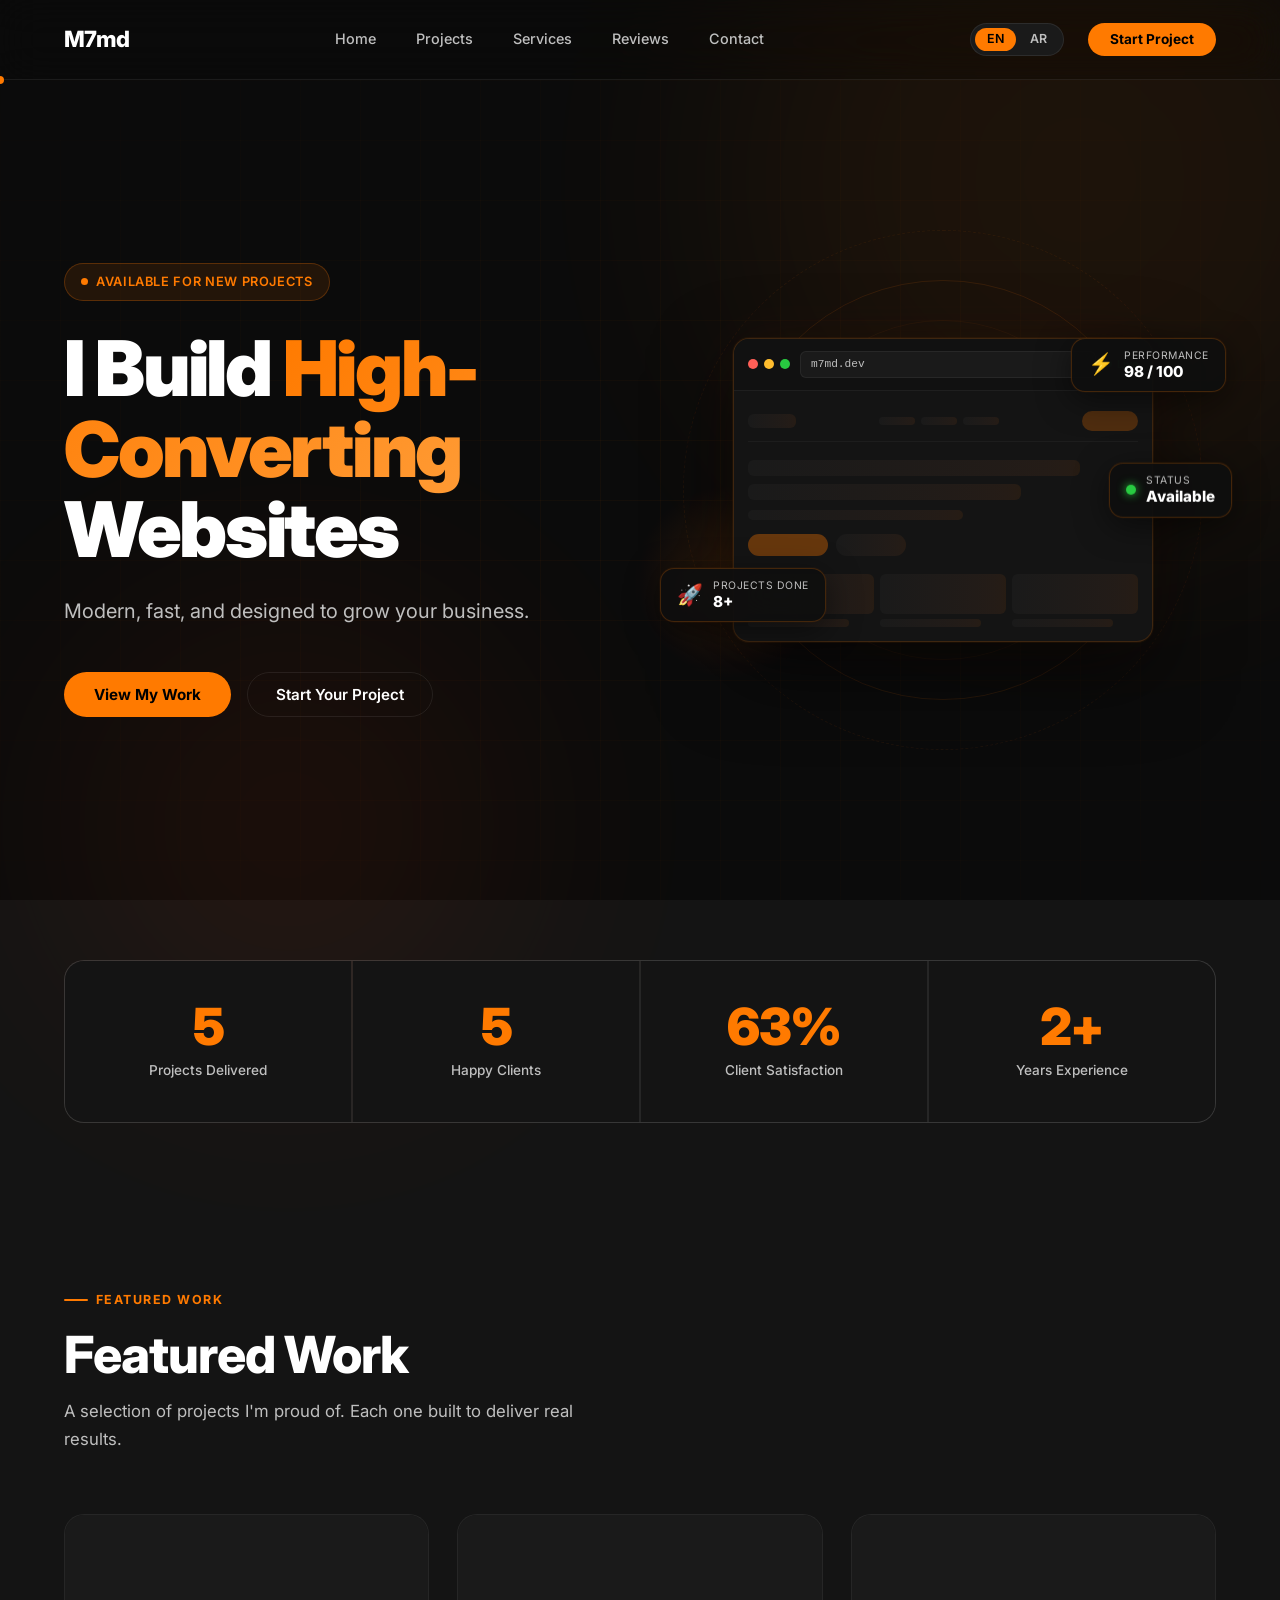
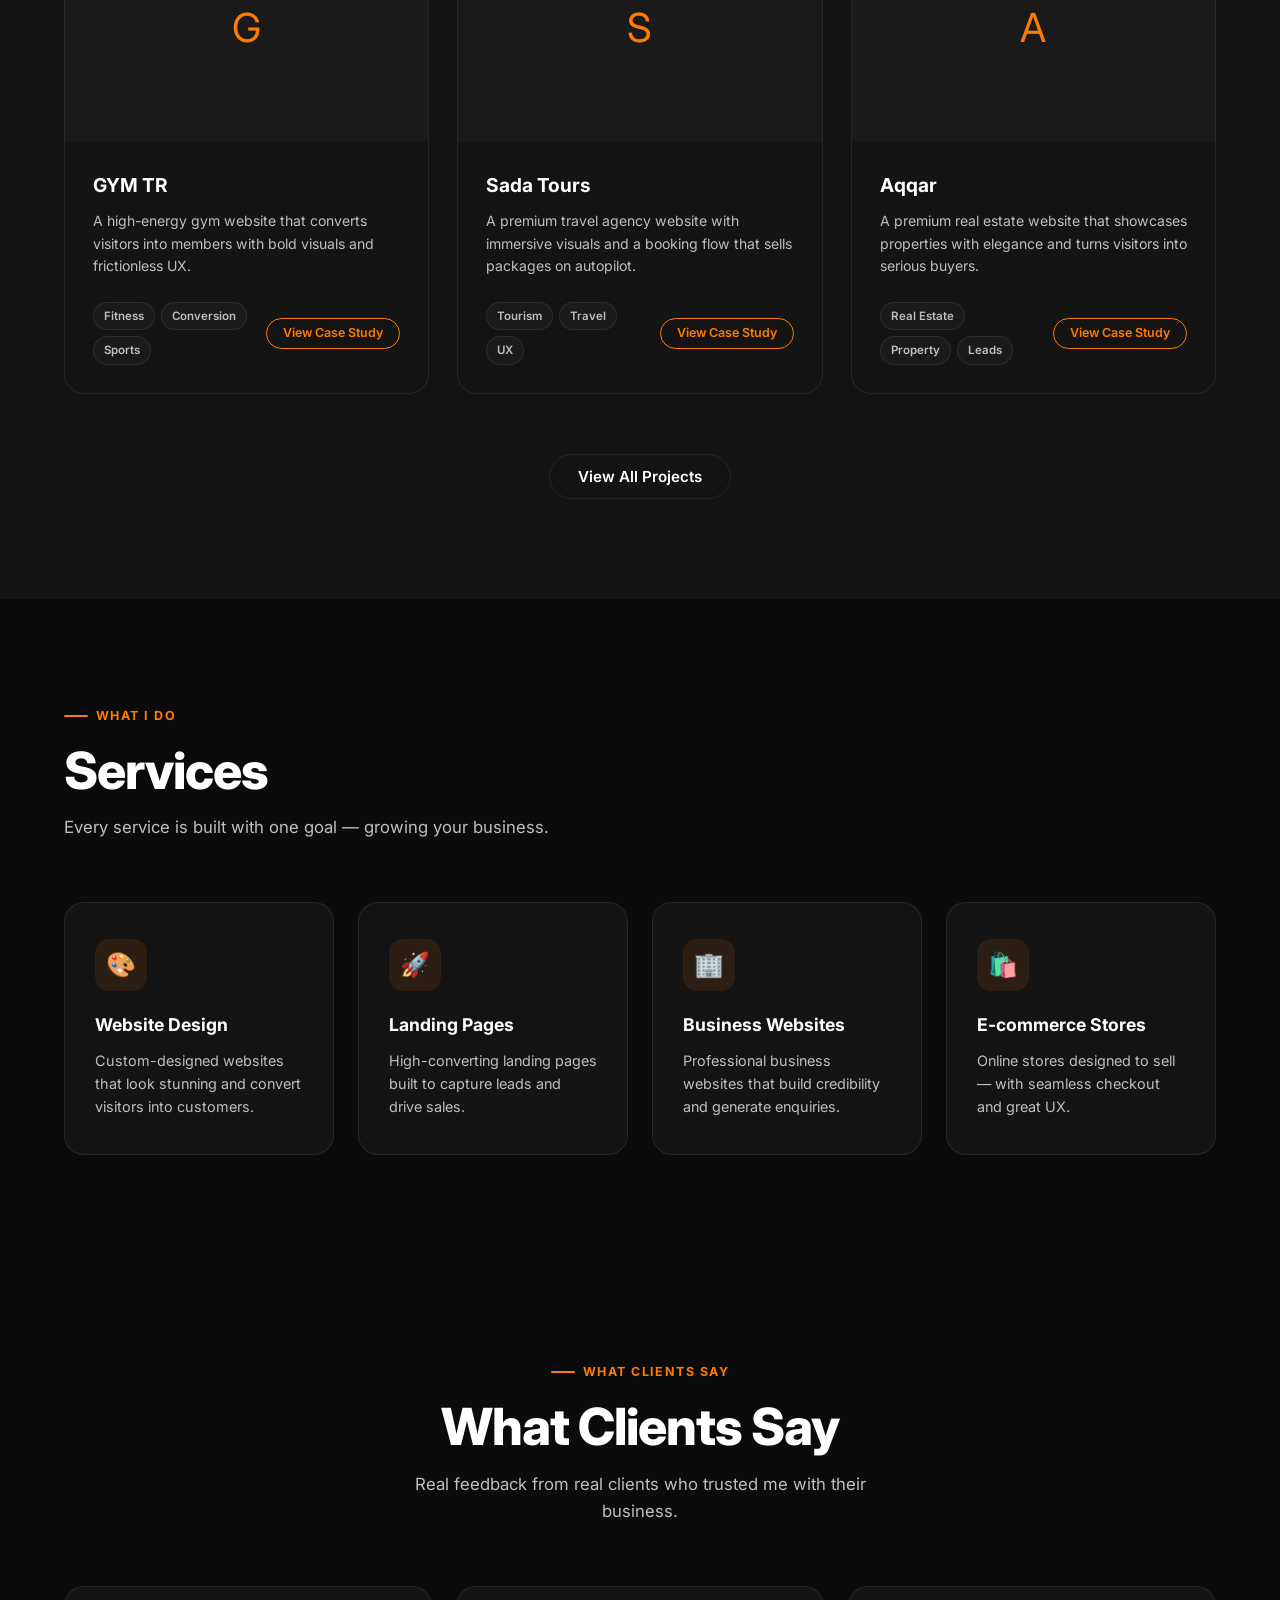
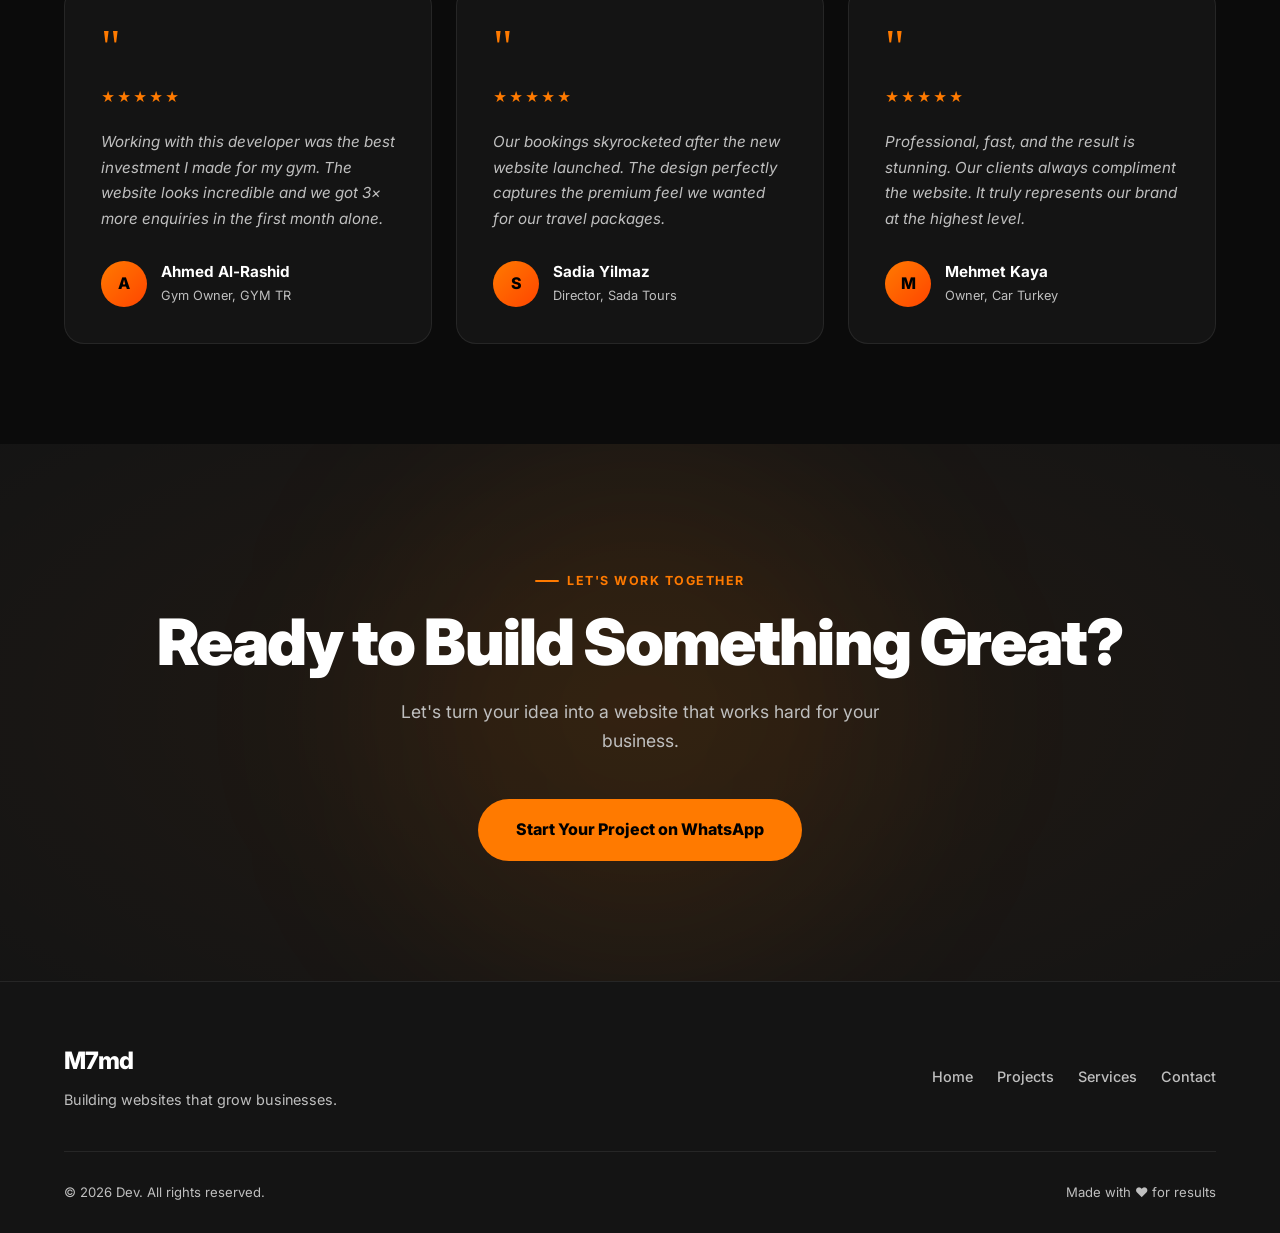
<file: index.html>
<!DOCTYPE html>
<html lang="en" dir="ltr">
<head>
  <meta charset="UTF-8" />
  <meta name="viewport" content="width=device-width, initial-scale=1.0" />
  <title>Web Developer Portfolio — High-Converting Websites</title>
  <meta name="description" content="Professional web developer building modern, fast, high-converting websites that grow your business." />

  <!-- Google Fonts -->
  <link rel="preconnect" href="https://fonts.googleapis.com" />
  <link rel="preconnect" href="https://fonts.gstatic.com" crossorigin />
  <link href="https://fonts.googleapis.com/css2?family=Inter:wght@400;500;600;700;800;900&family=Noto+Sans+Arabic:wght@400;500;600;700;800;900&display=swap" rel="stylesheet" />

  <link rel="stylesheet" href="css/style.css" />
</head>
<body>

<!-- Page Transition -->
<div class="page-transition" id="pageTransition"></div>

<!-- Custom Cursor -->
<div class="cursor-dot"  id="cursorDot"></div>
<div class="cursor-ring" id="cursorRing"></div>

<!-- Scroll To Top -->
<button class="scroll-top" id="scrollTop" aria-label="Scroll to top">
  <svg viewBox="0 0 24 24" fill="none" stroke="currentColor" stroke-width="2.5" stroke-linecap="round" stroke-linejoin="round">
    <polyline points="18 15 12 9 6 15"/>
  </svg>
</button>

<!-- Mobile Overlay -->
<div class="mobile-overlay" id="mobileOverlay"></div>

<!-- Mobile Menu -->
<div class="mobile-menu" id="mobileMenu" role="dialog" aria-modal="true" aria-label="Navigation menu">
  <div class="mobile-menu-header">
    <div class="mobile-menu-logo">M7md</div>
    <button class="mobile-close" id="mobileClose" aria-label="Close menu">&#x2715;</button>
  </div>
  <nav class="mobile-nav-links" id="mobileNavLinks">
    <a href="index.html"    data-key="navHome">Home</a>
    <a href="#projects"     data-key="navProjects">Projects</a>
    <a href="#services"     data-key="navServices">Services</a>
    <a href="#reviews"      data-key="navReviews">Reviews</a>
    <a href="#contact"      data-key="navContact">Contact</a>
  </nav>
  <div class="mobile-menu-footer">
    <div class="mobile-lang-toggle">
      <button class="mobile-lang-btn active" data-lang="en">EN</button>
      <button class="mobile-lang-btn"        data-lang="ar">AR</button>
    </div>
    <a href="https://wa.me/905355798871?text=Hi%2C%20I'm%20interested%20in%20your%20web%20development%20services."
       class="btn-mobile-cta" target="_blank" rel="noopener" data-key="navCta">
      Start Project
    </a>
  </div>
</div>

<!-- ===================== NAVBAR ===================== -->
<header class="navbar" id="navbar">
  <a href="index.html" class="nav-logo">M7md</a>

  <nav class="nav-links">
    <a href="index.html"  data-key="navHome">Home</a>
    <a href="#projects"   data-key="navProjects">Projects</a>
    <a href="#services"   data-key="navServices">Services</a>
    <a href="#reviews"    data-key="navReviews">Reviews</a>
    <a href="#contact"    data-key="navContact">Contact</a>
  </nav>

  <div class="nav-right">
<div class="lang-toggle">
      <button class="lang-btn active" data-lang="en">EN</button>
      <button class="lang-btn"        data-lang="ar">AR</button>
    </div>
    <a href="https://wa.me/905355798871?text=Hi%2C%20I'm%20interested%20in%20your%20web%20development%20services."
       class="btn-nav" target="_blank" rel="noopener" data-key="navCta">
      Start Project
    </a>
    <button class="hamburger" id="hamburger" aria-label="Open menu" aria-expanded="false">
      <span></span>
      <span></span>
      <span></span>
    </button>
  </div>
</header>

<!-- ===================== HERO ===================== -->
<section class="hero" id="home">
  <div class="hero-bg">
    <div class="hero-orb hero-orb-1"></div>
    <div class="hero-orb hero-orb-2"></div>
    <div class="hero-grid"></div>
  </div>

  <div class="hero-inner">

    <!-- LEFT: Text -->
    <div class="hero-content">
      <div class="hero-badge animate-in">
        <div class="hero-badge-dot"></div>
        <span data-key="heroBadge">Available for New Projects</span>
      </div>

      <h1 class="hero-title animate-in delay-1" id="heroTitle" data-html-key="heroTitle">
        I Build <span class="highlight">High-Converting</span> Websites
      </h1>

      <p class="hero-subtitle animate-in delay-2" data-key="heroSubtitle">
        Modern, fast, and designed to grow your business.
      </p>

      <div class="hero-actions animate-in delay-3">
        <a href="#projects" class="btn-primary" data-key="heroBtnWork">
          View My Work
          <svg width="16" height="16" viewBox="0 0 24 24" fill="none" stroke="currentColor" stroke-width="2.5" stroke-linecap="round" stroke-linejoin="round"><path d="M5 12h14M12 5l7 7-7 7"/></svg>
        </a>
        <a href="https://wa.me/905355798871?text=Hi%2C%20I'm%20interested%20in%20starting%20a%20project."
           class="btn-secondary" target="_blank" rel="noopener" data-key="heroBtnStart">
          <svg width="18" height="18" viewBox="0 0 24 24" fill="currentColor"><path d="M17.472 14.382c-.297-.149-1.758-.867-2.03-.967-.273-.099-.471-.148-.67.15-.197.297-.767.966-.94 1.164-.173.199-.347.223-.644.075-.297-.15-1.255-.463-2.39-1.475-.883-.788-1.48-1.761-1.653-2.059-.173-.297-.018-.458.13-.606.134-.133.298-.347.446-.52.149-.174.198-.298.298-.497.099-.198.05-.371-.025-.52-.075-.149-.669-1.612-.916-2.207-.242-.579-.487-.5-.669-.51-.173-.008-.371-.01-.57-.01-.198 0-.52.074-.792.372-.272.297-1.04 1.016-1.04 2.479 0 1.462 1.065 2.875 1.213 3.074.149.198 2.096 3.2 5.077 4.487.709.306 1.262.489 1.694.625.712.227 1.36.195 1.871.118.571-.085 1.758-.719 2.006-1.413.248-.694.248-1.289.173-1.413-.074-.124-.272-.198-.57-.347m-5.421 7.403h-.004a9.87 9.87 0 01-5.031-1.378l-.361-.214-3.741.982.998-3.648-.235-.374a9.86 9.86 0 01-1.51-5.26c.001-5.45 4.436-9.884 9.888-9.884 2.64 0 5.122 1.03 6.988 2.898a9.825 9.825 0 012.893 6.994c-.003 5.45-4.437 9.884-9.885 9.884m8.413-18.297A11.815 11.815 0 0012.05 0C5.495 0 .16 5.335.157 11.892c0 2.096.547 4.142 1.588 5.945L.057 24l6.305-1.654a11.882 11.882 0 005.683 1.448h.005c6.554 0 11.89-5.335 11.893-11.893a11.821 11.821 0 00-3.48-8.413z"/></svg>
          Start Your Project
        </a>
      </div>
    </div>

    <!-- RIGHT: Cinematic visual animation -->
    <div class="hero-visual animate-in delay-2">

      <!-- Spinning orbit rings -->
      <div class="v-ring v-ring-1"></div>
      <div class="v-ring v-ring-2"></div>
      <div class="v-ring v-ring-3"></div>

      <!-- Main browser mockup -->
      <div class="v-browser">
        <div class="v-browser-bar">
          <div class="v-dots"><span></span><span></span><span></span></div>
          <div class="v-url">m7md.dev</div>
          <div class="v-live"><span></span>Live</div>
        </div>
        <div class="v-body">
          <!-- Animated nav skeleton -->
          <div class="v-nav-sk">
            <div class="v-sk v-sk-logo"></div>
            <div class="v-sk-links">
              <div class="v-sk v-sk-link"></div>
              <div class="v-sk v-sk-link"></div>
              <div class="v-sk v-sk-link"></div>
            </div>
            <div class="v-sk v-sk-btn"></div>
          </div>
          <!-- Hero block -->
          <div class="v-hero-sk">
            <div class="v-sk v-sk-h1"></div>
            <div class="v-sk v-sk-h2"></div>
            <div class="v-sk v-sk-h3"></div>
            <div class="v-sk-actions">
              <div class="v-sk v-sk-cta"></div>
              <div class="v-sk v-sk-cta2"></div>
            </div>
          </div>
          <!-- Project cards row -->
          <div class="v-cards-row">
            <div class="v-card-sk"><div class="v-sk v-sk-card-img"></div><div class="v-sk v-sk-card-txt"></div></div>
            <div class="v-card-sk"><div class="v-sk v-sk-card-img"></div><div class="v-sk v-sk-card-txt"></div></div>
            <div class="v-card-sk"><div class="v-sk v-sk-card-img"></div><div class="v-sk v-sk-card-txt"></div></div>
          </div>
        </div>
      </div>

      <!-- Floating stat cards -->
      <div class="fc fc-perf">
        <div class="fc-icon-wrap">⚡</div>
        <div>
          <div class="fc-label">Performance</div>
          <div class="fc-val">98 / 100</div>
        </div>
      </div>

      <div class="fc fc-projects">
        <div class="fc-icon-wrap">🚀</div>
        <div>
          <div class="fc-label">Projects Done</div>
          <div class="fc-val">8+</div>
        </div>
      </div>

      <div class="fc fc-status">
        <div class="fc-dot-live"></div>
        <div>
          <div class="fc-label">Status</div>
          <div class="fc-val">Available</div>
        </div>
      </div>

    </div><!-- /hero-visual -->

  </div><!-- /hero-inner -->
</section>

<!-- ===================== STATS ===================== -->
<section class="stats">
  <div class="stats-grid">
    <div class="stat-item reveal">
      <div class="stat-number" data-target="8">0</div>
      <div class="stat-label" data-key="statsProjects">Projects Delivered</div>
    </div>
    <div class="stat-item reveal stagger-1">
      <div class="stat-number" data-target="8">0</div>
      <div class="stat-label" data-key="statsClients">Happy Clients</div>
    </div>
    <div class="stat-item reveal stagger-2">
      <div class="stat-number" data-target="100" data-suffix="%">0</div>
      <div class="stat-label" data-key="statsSatisfaction">Client Satisfaction</div>
    </div>
    <div class="stat-item reveal stagger-3">
      <div class="stat-number" data-target="3" data-suffix="+">0</div>
      <div class="stat-label" data-key="statsYears">Years Experience</div>
    </div>
  </div>
</section>

<!-- ===================== PROJECTS ===================== -->
<section class="section section-alt" id="projects">
  <div class="projects-header">
    <div>
      <div class="section-label reveal" data-key="projectsLabel">Featured Work</div>
      <h2 class="section-title reveal" data-key="projectsTitle">Featured Work</h2>
      <p  class="section-subtitle reveal" data-key="projectsSubtitle">A selection of projects I'm proud of. Each one built to deliver real results.</p>
    </div>
  </div>

  <div class="projects-grid" id="featuredProjectsGrid">
    <!-- Injected by JS -->
  </div>

  <div class="projects-cta reveal">
    <a href="projects.html" class="btn-secondary" data-key="viewAllProjects">
      View All Projects
      <svg width="16" height="16" viewBox="0 0 24 24" fill="none" stroke="currentColor" stroke-width="2.5" stroke-linecap="round" stroke-linejoin="round"><path d="M5 12h14M12 5l7 7-7 7"/></svg>
    </a>
  </div>
</section>

<!-- ===================== SERVICES ===================== -->
<section class="section" id="services">
  <div class="section-label reveal" data-key="svcLabel">What I Do</div>
  <h2 class="section-title reveal" data-key="servicesTitle">Services</h2>
  <p  class="section-subtitle reveal" data-key="servicesSubtitle">Every service is built with one goal — growing your business.</p>

  <div class="services-grid">
    <div class="service-card reveal stagger-1">
      <div class="service-icon">🎨</div>
      <h3 class="service-title" data-key="svc1Title">Website Design</h3>
      <p  class="service-desc"  data-key="svc1Desc">Custom-designed websites that look stunning and convert visitors into customers.</p>
    </div>
    <div class="service-card reveal stagger-2">
      <div class="service-icon">🚀</div>
      <h3 class="service-title" data-key="svc2Title">Landing Pages</h3>
      <p  class="service-desc"  data-key="svc2Desc">High-converting landing pages built to capture leads and drive sales.</p>
    </div>
    <div class="service-card reveal stagger-3">
      <div class="service-icon">🏢</div>
      <h3 class="service-title" data-key="svc3Title">Business Websites</h3>
      <p  class="service-desc"  data-key="svc3Desc">Professional business websites that build credibility and generate enquiries.</p>
    </div>
    <div class="service-card reveal stagger-4">
      <div class="service-icon">🛍️</div>
      <h3 class="service-title" data-key="svc4Title">E-commerce Stores</h3>
      <p  class="service-desc"  data-key="svc4Desc">Online stores designed to sell — with seamless checkout and great UX.</p>
    </div>
  </div>
</section>

<!-- ===================== REVIEWS ===================== -->
<section class="section" id="reviews">
  <div class="section-center">
    <div class="section-label reveal" data-key="reviewsLabel">What Clients Say</div>
    <h2 class="section-title reveal" data-key="reviewsTitle">Reviews</h2>
    <p  class="section-subtitle reveal" data-key="reviewsSubtitle">Real feedback from real clients who trusted me with their business.</p>
  </div>

  <div class="reviews-grid">
    <div class="review-card reveal stagger-1">
      <div class="review-quote">"</div>
      <div class="review-stars">★★★★★</div>
      <p class="review-text" data-key="review1Text">Working with this developer was the best investment I made for my gym. The website looks incredible and we got 3× more enquiries in the first month alone.</p>
      <div class="review-author">
        <div class="review-avatar">A</div>
        <div>
          <div class="review-name" data-key="review1Name">Ahmed Al-Rashid</div>
          <div class="review-role" data-key="review1Role">Gym Owner, GYM TR</div>
        </div>
      </div>
    </div>
    <div class="review-card reveal stagger-2">
      <div class="review-quote">"</div>
      <div class="review-stars">★★★★★</div>
      <p class="review-text" data-key="review2Text">Our bookings skyrocketed after the new website launched. The design perfectly captures the premium feel we wanted for our travel packages.</p>
      <div class="review-author">
        <div class="review-avatar">S</div>
        <div>
          <div class="review-name" data-key="review2Name">Sadia Yilmaz</div>
          <div class="review-role" data-key="review2Role">Director, Sada Tours</div>
        </div>
      </div>
    </div>
    <div class="review-card reveal stagger-3">
      <div class="review-quote">"</div>
      <div class="review-stars">★★★★★</div>
      <p class="review-text" data-key="review3Text">Professional, fast, and the result is stunning. Our clients always compliment the website. It truly represents our brand at the highest level.</p>
      <div class="review-author">
        <div class="review-avatar">M</div>
        <div>
          <div class="review-name" data-key="review3Name">Mehmet Kaya</div>
          <div class="review-role" data-key="review3Role">Owner, Car Turkey</div>
        </div>
      </div>
    </div>
  </div>
</section>

<!-- ===================== CTA ===================== -->
<section class="cta-section section-alt" id="contact">
  <div class="cta-glow"></div>
  <div class="cta-content">
    <div class="section-label reveal" style="justify-content:center;" data-key="ctaLabelHome">Let's Work Together</div>
    <h2 class="cta-title reveal" data-key="ctaTitle">Ready to Build Something Great?</h2>
    <p  class="cta-subtitle reveal" data-key="ctaSubtitle">Let's turn your idea into a website that works hard for your business.</p>
    <a href="https://wa.me/905355798871?text=Hi%2C%20I'm%20interested%20in%20your%20web%20development%20services.%20Can%20we%20discuss%20my%20project%3F"
       class="btn-whatsapp reveal" target="_blank" rel="noopener" data-key="ctaBtn">
      <svg viewBox="0 0 24 24" fill="currentColor">
        <path d="M17.472 14.382c-.297-.149-1.758-.867-2.03-.967-.273-.099-.471-.148-.67.15-.197.297-.767.966-.94 1.164-.173.199-.347.223-.644.075-.297-.15-1.255-.463-2.39-1.475-.883-.788-1.48-1.761-1.653-2.059-.173-.297-.018-.458.13-.606.134-.133.298-.347.446-.52.149-.174.198-.298.298-.497.099-.198.05-.371-.025-.52-.075-.149-.669-1.612-.916-2.207-.242-.579-.487-.5-.669-.51-.173-.008-.371-.01-.57-.01-.198 0-.52.074-.792.372-.272.297-1.04 1.016-1.04 2.479 0 1.462 1.065 2.875 1.213 3.074.149.198 2.096 3.2 5.077 4.487.709.306 1.262.489 1.694.625.712.227 1.36.195 1.871.118.571-.085 1.758-.719 2.006-1.413.248-.694.248-1.289.173-1.413-.074-.124-.272-.198-.57-.347m-5.421 7.403h-.004a9.87 9.87 0 01-5.031-1.378l-.361-.214-3.741.982.998-3.648-.235-.374a9.86 9.86 0 01-1.51-5.26c.001-5.45 4.436-9.884 9.888-9.884 2.64 0 5.122 1.03 6.988 2.898a9.825 9.825 0 012.893 6.994c-.003 5.45-4.437 9.884-9.885 9.884m8.413-18.297A11.815 11.815 0 0012.05 0C5.495 0 .16 5.335.157 11.892c0 2.096.547 4.142 1.588 5.945L.057 24l6.305-1.654a11.882 11.882 0 005.683 1.448h.005c6.554 0 11.89-5.335 11.893-11.893a11.821 11.821 0 00-3.48-8.413z"/>
      </svg>
      Start Your Project on WhatsApp
    </a>
  </div>
</section>

<!-- ===================== FOOTER ===================== -->
<footer class="footer">
  <div class="footer-grid">
    <div>
      <div class="footer-logo">M7md</div>
      <p class="footer-tagline" data-key="footerTagline">Building websites that grow businesses.</p>
    </div>
    <nav class="footer-links">
      <a href="index.html"   data-key="navHome">Home</a>
      <a href="projects.html" data-key="navProjects">Projects</a>
      <a href="#services"    data-key="navServices">Services</a>
      <a href="#contact"     data-key="navContact">Contact</a>
    </nav>
  </div>
  <div class="footer-bottom">
    <p class="footer-copy">© <span id="year"></span> Dev. <span data-key="footerRights">All rights reserved.</span></p>
    <p class="footer-made" data-key="footerMade">Made with ♥ for results</p>
  </div>
</footer>

<script src="js/projects-data.js"></script>
<script src="js/main.js"></script>
</body>
</html>
</file>
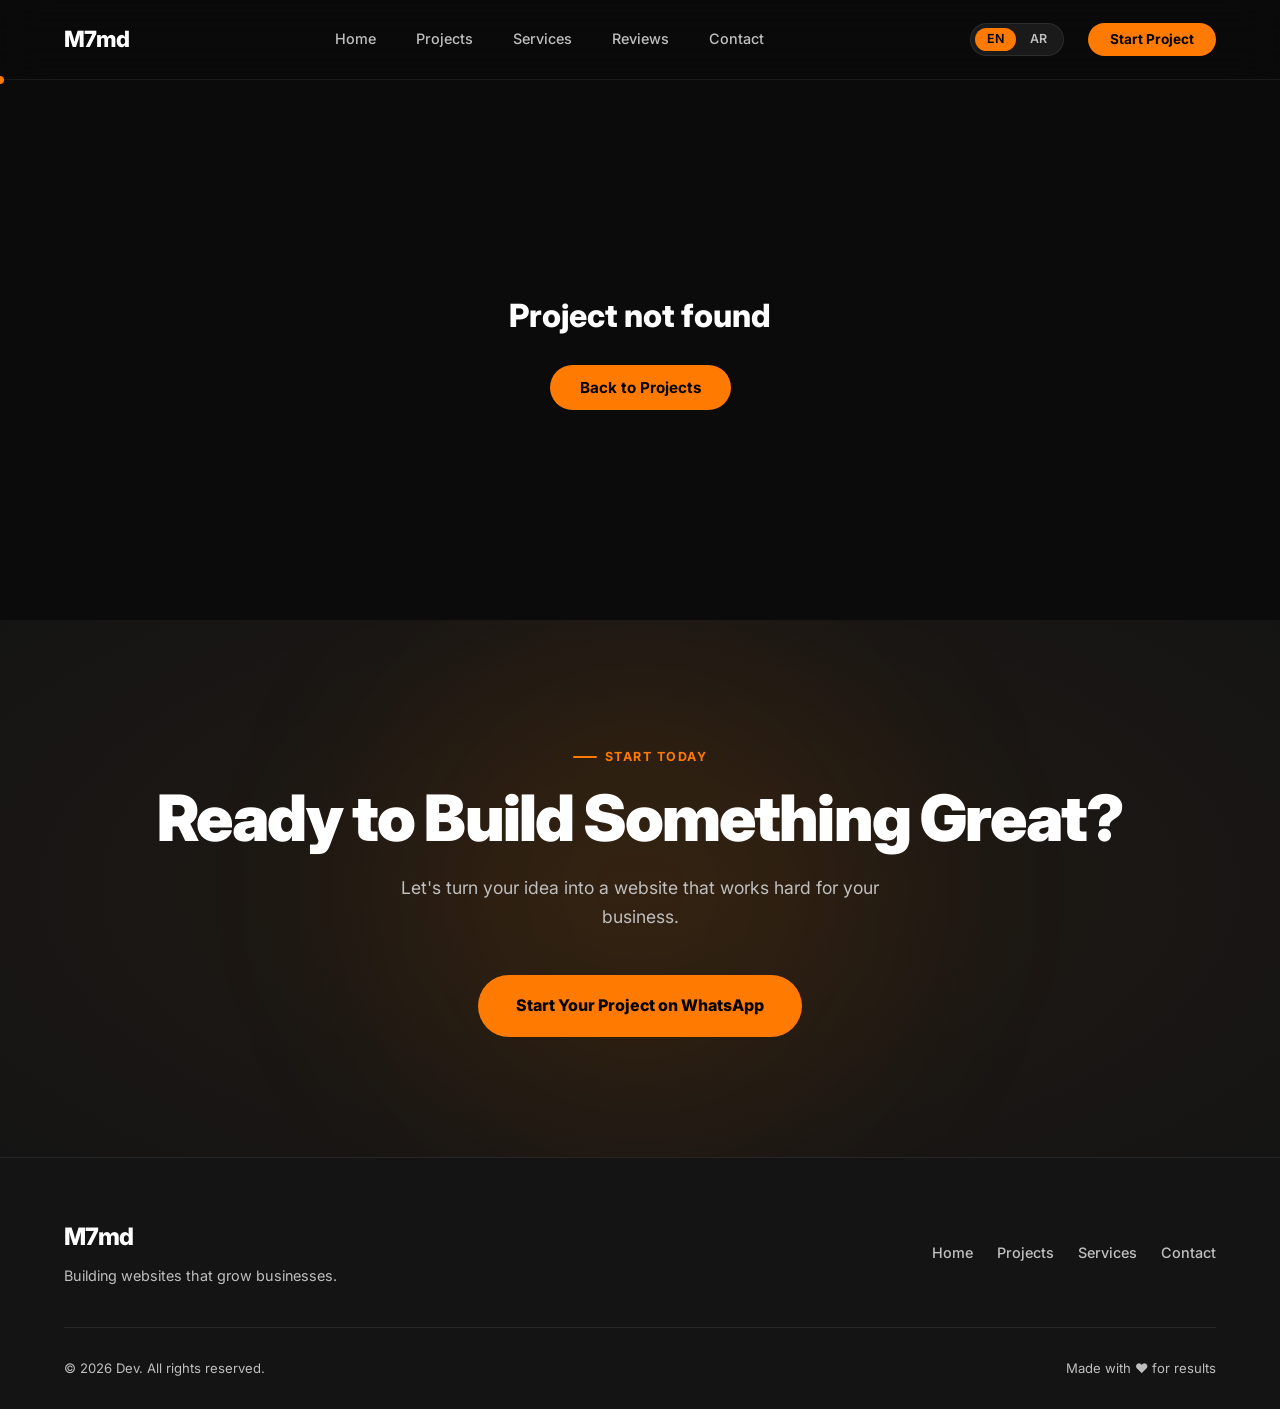
<file: project.html>
<!DOCTYPE html>
<html lang="en" dir="ltr">
<head>
  <meta charset="UTF-8" />
  <meta name="viewport" content="width=device-width, initial-scale=1.0" />
  <title>Case Study — Web Developer Portfolio</title>
  <meta name="description" content="Project case study — web development portfolio." />

  <link rel="preconnect" href="https://fonts.googleapis.com" />
  <link rel="preconnect" href="https://fonts.gstatic.com" crossorigin />
  <link href="https://fonts.googleapis.com/css2?family=Inter:wght@400;500;600;700;800;900&family=Noto+Sans+Arabic:wght@400;500;600;700;800;900&display=swap" rel="stylesheet" />

  <link rel="stylesheet" href="css/style.css" />
</head>
<body>

<div class="page-transition" id="pageTransition"></div>
<div class="cursor-dot"  id="cursorDot"></div>
<div class="cursor-ring" id="cursorRing"></div>

<button class="scroll-top" id="scrollTop" aria-label="Scroll to top">
  <svg viewBox="0 0 24 24" fill="none" stroke="currentColor" stroke-width="2.5" stroke-linecap="round" stroke-linejoin="round">
    <polyline points="18 15 12 9 6 15"/>
  </svg>
</button>

<div class="mobile-overlay" id="mobileOverlay"></div>

<div class="mobile-menu" id="mobileMenu" role="dialog" aria-modal="true" aria-label="Navigation menu">
  <div class="mobile-menu-header">
    <div class="mobile-menu-logo">M7md</div>
    <button class="mobile-close" id="mobileClose" aria-label="Close menu">&#x2715;</button>
  </div>
  <nav class="mobile-nav-links" id="mobileNavLinks">
    <a href="index.html"    data-key="navHome">Home</a>
    <a href="projects.html" data-key="navProjects">Projects</a>
    <a href="index.html#services" data-key="navServices">Services</a>
    <a href="index.html#reviews"  data-key="navReviews">Reviews</a>
    <a href="index.html#contact"  data-key="navContact">Contact</a>
  </nav>
  <div class="mobile-menu-footer">
    <div class="mobile-lang-toggle">
      <button class="mobile-lang-btn active" data-lang="en">EN</button>
      <button class="mobile-lang-btn"        data-lang="ar">AR</button>
    </div>
    <a href="https://wa.me/905355798871?text=Hi%2C%20I'm%20interested%20in%20your%20web%20development%20services."
       class="btn-mobile-cta" target="_blank" rel="noopener" data-key="navCta">
      Start Project
    </a>
  </div>
</div>

<!-- NAVBAR -->
<header class="navbar" id="navbar">
  <a href="index.html" class="nav-logo">M7md</a>

  <nav class="nav-links">
    <a href="index.html"          data-key="navHome">Home</a>
    <a href="projects.html"       data-key="navProjects">Projects</a>
    <a href="index.html#services" data-key="navServices">Services</a>
    <a href="index.html#reviews"  data-key="navReviews">Reviews</a>
    <a href="index.html#contact"  data-key="navContact">Contact</a>
  </nav>

  <div class="nav-right">
<div class="lang-toggle">
      <button class="lang-btn active" data-lang="en">EN</button>
      <button class="lang-btn"        data-lang="ar">AR</button>
    </div>
    <a href="https://wa.me/905355798871?text=Hi%2C%20I'm%20interested%20in%20your%20web%20development%20services."
       class="btn-nav" target="_blank" rel="noopener" data-key="navCta">
      Start Project
    </a>
    <button class="hamburger" id="hamburger" aria-label="Open menu" aria-expanded="false">
      <span></span><span></span><span></span>
    </button>
  </div>
</header>

<!-- PROJECT CONTENT — Injected by JS -->
<div id="projectContent">
  <div style="min-height:60vh;display:flex;align-items:center;justify-content:center;color:var(--muted);">
    Loading project…
  </div>
</div>

<!-- CTA -->
<section class="cta-section section-alt">
  <div class="cta-glow"></div>
  <div class="cta-content">
    <div class="section-label reveal" style="justify-content:center;" data-key="ctaLabelProject">Start Today</div>
    <h2 class="cta-title reveal" data-key="ctaTitle">Ready to Build Something Great?</h2>
    <p  class="cta-subtitle reveal" data-key="ctaSubtitle">Let's turn your idea into a website that works hard for your business.</p>
    <a href="https://wa.me/905355798871?text=Hi%2C%20I'm%20interested%20in%20your%20web%20development%20services.%20Can%20we%20discuss%20my%20project%3F"
       class="btn-whatsapp reveal" target="_blank" rel="noopener" data-key="ctaBtn">
      <svg viewBox="0 0 24 24" fill="currentColor">
        <path d="M17.472 14.382c-.297-.149-1.758-.867-2.03-.967-.273-.099-.471-.148-.67.15-.197.297-.767.966-.94 1.164-.173.199-.347.223-.644.075-.297-.15-1.255-.463-2.39-1.475-.883-.788-1.48-1.761-1.653-2.059-.173-.297-.018-.458.13-.606.134-.133.298-.347.446-.52.149-.174.198-.298.298-.497.099-.198.05-.371-.025-.52-.075-.149-.669-1.612-.916-2.207-.242-.579-.487-.5-.669-.51-.173-.008-.371-.01-.57-.01-.198 0-.52.074-.792.372-.272.297-1.04 1.016-1.04 2.479 0 1.462 1.065 2.875 1.213 3.074.149.198 2.096 3.2 5.077 4.487.709.306 1.262.489 1.694.625.712.227 1.36.195 1.871.118.571-.085 1.758-.719 2.006-1.413.248-.694.248-1.289.173-1.413-.074-.124-.272-.198-.57-.347m-5.421 7.403h-.004a9.87 9.87 0 01-5.031-1.378l-.361-.214-3.741.982.998-3.648-.235-.374a9.86 9.86 0 01-1.51-5.26c.001-5.45 4.436-9.884 9.888-9.884 2.64 0 5.122 1.03 6.988 2.898a9.825 9.825 0 012.893 6.994c-.003 5.45-4.437 9.884-9.885 9.884m8.413-18.297A11.815 11.815 0 0012.05 0C5.495 0 .16 5.335.157 11.892c0 2.096.547 4.142 1.588 5.945L.057 24l6.305-1.654a11.882 11.882 0 005.683 1.448h.005c6.554 0 11.89-5.335 11.893-11.893a11.821 11.821 0 00-3.48-8.413z"/>
      </svg>
      Start Your Project on WhatsApp
    </a>
  </div>
</section>

<!-- FOOTER -->
<footer class="footer">
  <div class="footer-grid">
    <div>
      <div class="footer-logo">M7md</div>
      <p class="footer-tagline" data-key="footerTagline">Building websites that grow businesses.</p>
    </div>
    <nav class="footer-links">
      <a href="index.html"   data-key="navHome">Home</a>
      <a href="projects.html" data-key="navProjects">Projects</a>
      <a href="index.html#services" data-key="navServices">Services</a>
      <a href="index.html#contact"  data-key="navContact">Contact</a>
    </nav>
  </div>
  <div class="footer-bottom">
    <p class="footer-copy">© <span id="year"></span> Dev. <span data-key="footerRights">All rights reserved.</span></p>
    <p class="footer-made" data-key="footerMade">Made with ♥ for results</p>
  </div>
</footer>

<script src="js/projects-data.js"></script>
<script src="js/main.js"></script>
<script>
(function() {
  const params  = new URLSearchParams(window.location.search);
  const id      = params.get('id');
  const project = PROJECTS.find(p => p.id === id);
  const content = document.getElementById('projectContent');

  if (!project) {
    content.innerHTML = `
      <div style="min-height:60vh;display:flex;flex-direction:column;align-items:center;justify-content:center;gap:24px;padding:5%;">
        <h1 style="font-size:2rem;font-weight:800;">Project not found</h1>
        <a href="projects.html" class="btn-primary">Back to Projects</a>
      </div>`;
    return;
  }

  document.title = project.title + ' — Case Study';

  function renderProject() {
    const lang = document.documentElement.lang || 'en';
    const t    = TRANSLATIONS[lang] || TRANSLATIONS.en;
    const isAr = lang === 'ar';

    const desc      = isAr && project.shortDescAr  ? project.shortDescAr  : project.shortDesc;
    const problem   = isAr && project.problemAr    ? project.problemAr    : project.problem;
    const solution  = isAr && project.solutionAr   ? project.solutionAr   : project.solution;
    const result    = isAr && project.resultAr     ? project.resultAr     : project.result;
    const category  = isAr && project.categoryAr   ? project.categoryAr   : project.category;
    const waMsg     = isAr
      ? encodeURIComponent('مرحبا، رأيت مشروع ' + project.title + ' وأنا مهتم بموقع مشابه.')
      : encodeURIComponent('Hi, I saw your ' + project.title + ' project and I\'m interested in a similar website.');

    content.innerHTML = `
      <section class="project-hero reveal">
        <div class="project-hero-label">
          <a href="projects.html">${t.backToProjects}</a>
          <span>/</span>
          <span>${project.title}</span>
        </div>
        <h1 class="project-hero-title">${project.title}</h1>
        <p class="project-hero-desc">${desc}</p>
        <div class="project-hero-meta">
          <div class="project-meta-item"><span>${t.categoryLabel}</span> ${category}</div>
          <div class="project-meta-item"><span>${t.yearLabel}</span> ${project.year}</div>
        </div>
        <div style="display:flex;gap:12px;flex-wrap:wrap;">
          <a href="${project.liveUrl}" target="_blank" rel="noopener" class="btn-primary">
            ${t.liveWebsite}
            <svg width="14" height="14" viewBox="0 0 24 24" fill="none" stroke="currentColor" stroke-width="2.5" stroke-linecap="round" stroke-linejoin="round"><path d="M18 13v6a2 2 0 01-2 2H5a2 2 0 01-2-2V8a2 2 0 012-2h6"/><polyline points="15 3 21 3 21 9"/><line x1="10" y1="14" x2="21" y2="3"/></svg>
          </a>
          <a href="projects.html" class="btn-ghost">${t.backToProjects}</a>
        </div>
        <div class="project-screenshot">
          <img src="${project.thumbnail}" alt="${project.title}" loading="lazy"
               onerror="this.parentElement.innerHTML='<div class=\\'img-placeholder\\'>${project.title[0]}</div>'" />
        </div>
      </section>

      <div class="case-study">
        <div class="case-block reveal">
          <div class="case-block-title">${t.problemLabel}</div>
          <p class="case-block-text">${problem}</p>
        </div>
        <div class="case-block reveal">
          <div class="case-block-title">${t.solutionLabel}</div>
          <p class="case-block-text">${solution}</p>
        </div>
        <div class="case-block reveal">
          <div class="case-block-title">${t.resultLabel}</div>
          <p class="case-block-text">${result}</p>
        </div>
      </div>

      <div class="project-nav">
        <a href="projects.html" class="btn-ghost">
          <svg width="16" height="16" viewBox="0 0 24 24" fill="none" stroke="currentColor" stroke-width="2.5" stroke-linecap="round" stroke-linejoin="round"><path d="M19 12H5M12 19l-7-7 7-7"/></svg>
          ${t.backToProjects}
        </a>
        <a href="${project.liveUrl}" target="_blank" rel="noopener" class="btn-primary">
          ${t.liveWebsite}
          <svg width="14" height="14" viewBox="0 0 24 24" fill="none" stroke="currentColor" stroke-width="2.5" stroke-linecap="round" stroke-linejoin="round"><path d="M18 13v6a2 2 0 01-2 2H5a2 2 0 01-2-2V8a2 2 0 012-2h6"/><polyline points="15 3 21 3 21 9"/><line x1="10" y1="14" x2="21" y2="3"/></svg>
        </a>
        <a href="https://wa.me/905355798871?text=${waMsg}" target="_blank" rel="noopener" class="btn-outline">
          <svg width="16" height="16" viewBox="0 0 24 24" fill="currentColor"><path d="M17.472 14.382c-.297-.149-1.758-.867-2.03-.967-.273-.099-.471-.148-.67.15-.197.297-.767.966-.94 1.164-.173.199-.347.223-.644.075-.297-.15-1.255-.463-2.39-1.475-.883-.788-1.48-1.761-1.653-2.059-.173-.297-.018-.458.13-.606.134-.133.298-.347.446-.52.149-.174.198-.298.298-.497.099-.198.05-.371-.025-.52-.075-.149-.669-1.612-.916-2.207-.242-.579-.487-.5-.669-.51-.173-.008-.371-.01-.57-.01-.198 0-.52.074-.792.372-.272.297-1.04 1.016-1.04 2.479 0 1.462 1.065 2.875 1.213 3.074.149.198 2.096 3.2 5.077 4.487.709.306 1.262.489 1.694.625.712.227 1.36.195 1.871.118.571-.085 1.758-.719 2.006-1.413.248-.694.248-1.289.173-1.413-.074-.124-.272-.198-.57-.347m-5.421 7.403h-.004a9.87 9.87 0 01-5.031-1.378l-.361-.214-3.741.982.998-3.648-.235-.374a9.86 9.86 0 01-1.51-5.26c.001-5.45 4.436-9.884 9.888-9.884 2.64 0 5.122 1.03 6.988 2.898a9.825 9.825 0 012.893 6.994c-.003 5.45-4.437 9.884-9.885 9.884m8.413-18.297A11.815 11.815 0 0012.05 0C5.495 0 .16 5.335.157 11.892c0 2.096.547 4.142 1.588 5.945L.057 24l6.305-1.654a11.882 11.882 0 005.683 1.448h.005c6.554 0 11.89-5.335 11.893-11.893a11.821 11.821 0 00-3.48-8.413z"/></svg>
          ${t.wantSimilar}
        </a>
      </div>`;

    initReveal();
  }

  // Re-render when language changes
  document.addEventListener('langChanged', renderProject);
  renderProject();
})();
</script>
</body>
</html>
</file>
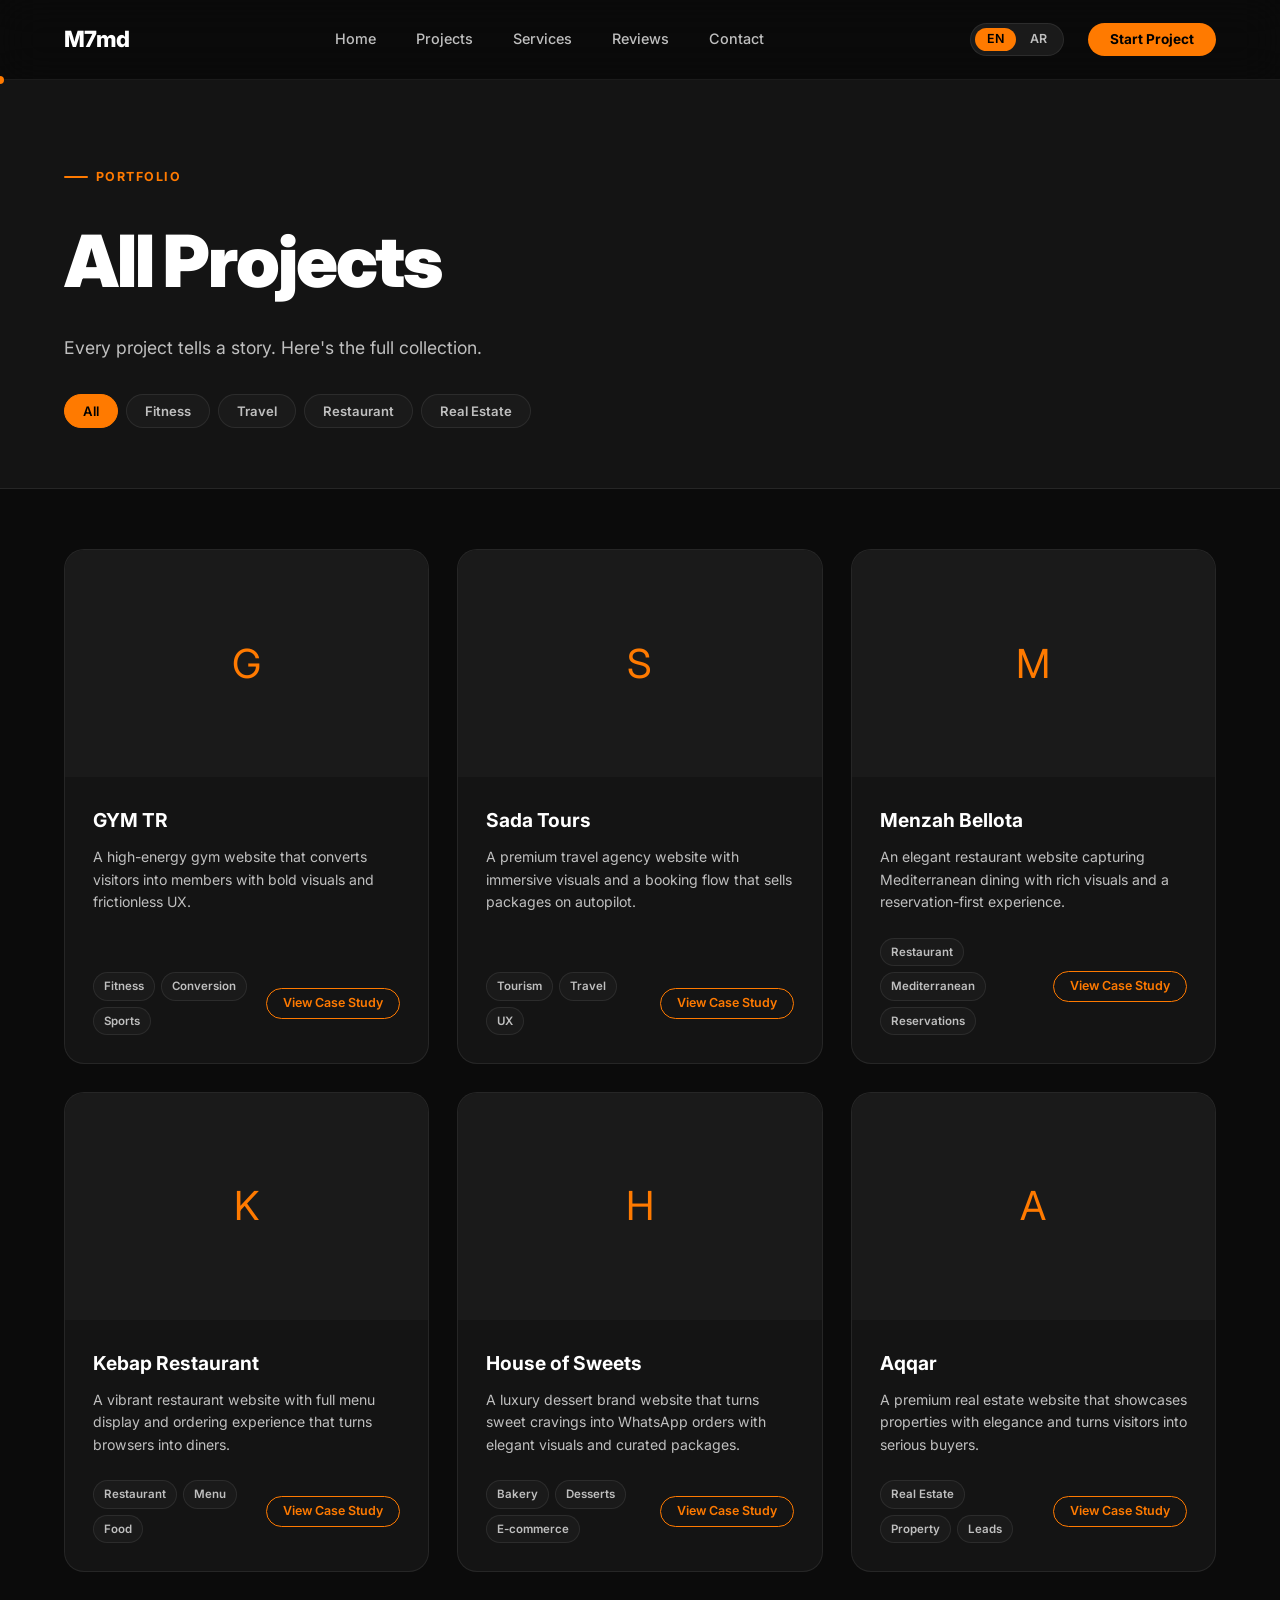
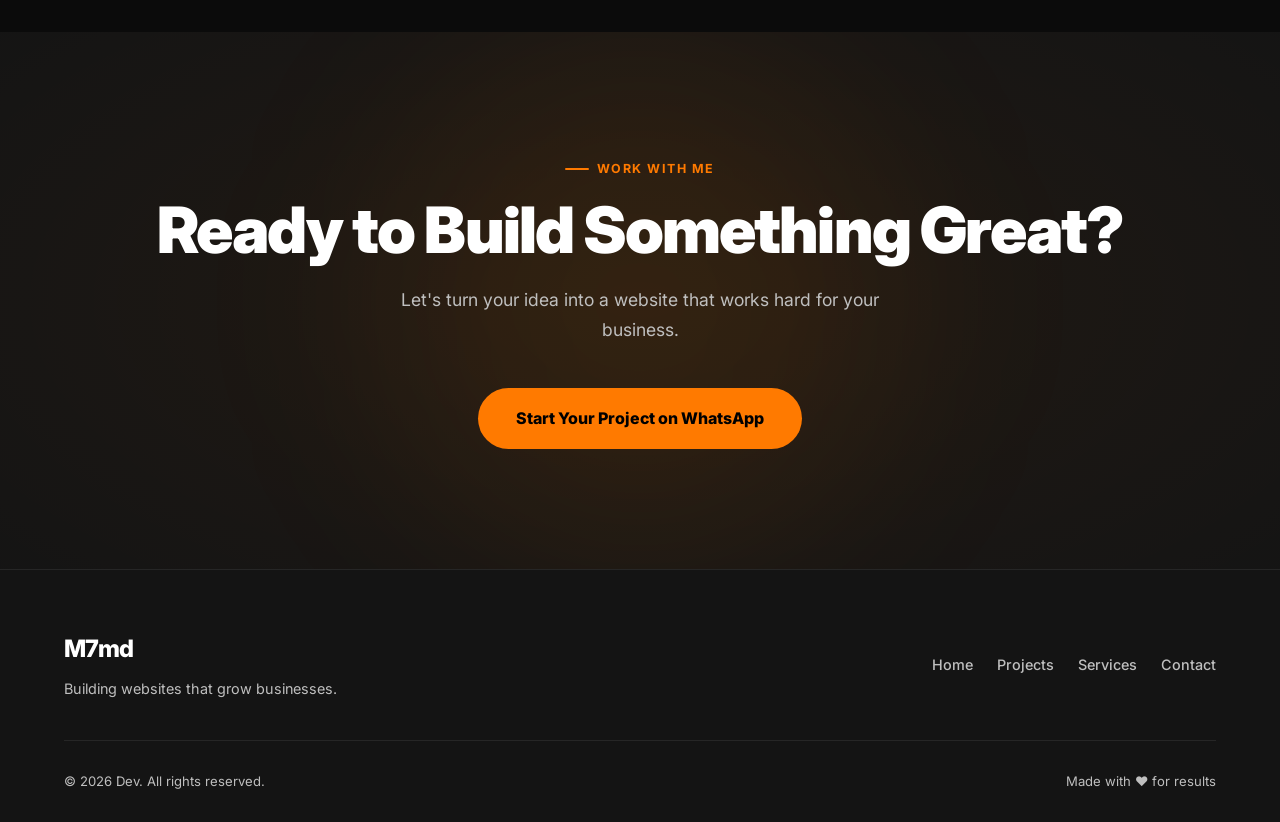
<file: projects.html>
<!DOCTYPE html>
<html lang="en" dir="ltr">
<head>
  <meta charset="UTF-8" />
  <meta name="viewport" content="width=device-width, initial-scale=1.0" />
  <title>All Projects — Web Developer Portfolio</title>
  <meta name="description" content="Browse all web development projects — fitness, travel, restaurants, automotive, and more." />

  <link rel="preconnect" href="https://fonts.googleapis.com" />
  <link rel="preconnect" href="https://fonts.gstatic.com" crossorigin />
  <link href="https://fonts.googleapis.com/css2?family=Inter:wght@400;500;600;700;800;900&family=Noto+Sans+Arabic:wght@400;500;600;700;800;900&display=swap" rel="stylesheet" />

  <link rel="stylesheet" href="css/style.css" />
</head>
<body>

<div class="page-transition" id="pageTransition"></div>
<div class="cursor-dot"  id="cursorDot"></div>
<div class="cursor-ring" id="cursorRing"></div>

<button class="scroll-top" id="scrollTop" aria-label="Scroll to top">
  <svg viewBox="0 0 24 24" fill="none" stroke="currentColor" stroke-width="2.5" stroke-linecap="round" stroke-linejoin="round">
    <polyline points="18 15 12 9 6 15"/>
  </svg>
</button>

<div class="mobile-overlay" id="mobileOverlay"></div>

<div class="mobile-menu" id="mobileMenu" role="dialog" aria-modal="true" aria-label="Navigation menu">
  <div class="mobile-menu-header">
    <div class="mobile-menu-logo">M7md</div>
    <button class="mobile-close" id="mobileClose" aria-label="Close menu">&#x2715;</button>
  </div>
  <nav class="mobile-nav-links" id="mobileNavLinks">
    <a href="index.html"    data-key="navHome">Home</a>
    <a href="projects.html" data-key="navProjects">Projects</a>
    <a href="index.html#services" data-key="navServices">Services</a>
    <a href="index.html#reviews"  data-key="navReviews">Reviews</a>
    <a href="index.html#contact"  data-key="navContact">Contact</a>
  </nav>
  <div class="mobile-menu-footer">
    <div class="mobile-lang-toggle">
      <button class="mobile-lang-btn active" data-lang="en">EN</button>
      <button class="mobile-lang-btn"        data-lang="ar">AR</button>
    </div>
    <a href="https://wa.me/905355798871?text=Hi%2C%20I'm%20interested%20in%20your%20web%20development%20services."
       class="btn-mobile-cta" target="_blank" rel="noopener" data-key="navCta">
      Start Project
    </a>
  </div>
</div>

<!-- NAVBAR -->
<header class="navbar" id="navbar">
  <a href="index.html" class="nav-logo">M7md</a>

  <nav class="nav-links">
    <a href="index.html"          data-key="navHome">Home</a>
    <a href="projects.html"       data-key="navProjects">Projects</a>
    <a href="index.html#services" data-key="navServices">Services</a>
    <a href="index.html#reviews"  data-key="navReviews">Reviews</a>
    <a href="index.html#contact"  data-key="navContact">Contact</a>
  </nav>

  <div class="nav-right">
<div class="lang-toggle">
      <button class="lang-btn active" data-lang="en">EN</button>
      <button class="lang-btn"        data-lang="ar">AR</button>
    </div>
    <a href="https://wa.me/905355798871?text=Hi%2C%20I'm%20interested%20in%20your%20web%20development%20services."
       class="btn-nav" target="_blank" rel="noopener" data-key="navCta">
      Start Project
    </a>
    <button class="hamburger" id="hamburger" aria-label="Open menu" aria-expanded="false">
      <span></span><span></span><span></span>
    </button>
  </div>
</header>

<!-- ALL PROJECTS HERO -->
<section class="all-projects-hero">
  <div class="section-label reveal" data-key="portfolioLabel">Portfolio</div>
  <h1 class="all-projects-title reveal" data-key="allProjectsTitle">All Projects</h1>
  <p  class="all-projects-subtitle reveal" data-key="allProjectsSubtitle">Every project tells a story. Here's the full collection.</p>

  <div class="filter-bar reveal" id="filterBar">
    <button class="filter-btn active" data-filter="all"               data-key="filterAll">All</button>
    <button class="filter-btn" data-filter="Fitness & Sports"         data-key="filterFitness">Fitness</button>
    <button class="filter-btn" data-filter="Travel & Tourism"         data-key="filterTravel">Travel</button>
    <button class="filter-btn" data-filter="Food & Restaurant"        data-key="filterRestaurant">Restaurant</button>
    <button class="filter-btn" data-filter="Real Estate"              data-key="filterRealEstate">Real Estate</button>
  </div>
</section>

<!-- ALL PROJECTS GRID -->
<div class="all-projects-grid" id="allProjectsGrid">
  <!-- Injected by JS -->
</div>

<!-- CTA -->
<section class="cta-section section-alt">
  <div class="cta-glow"></div>
  <div class="cta-content">
    <div class="section-label reveal" style="justify-content:center;" data-key="ctaLabelProjects">Work With Me</div>
    <h2 class="cta-title reveal" data-key="ctaTitle">Ready to Build Something Great?</h2>
    <p  class="cta-subtitle reveal" data-key="ctaSubtitle">Let's turn your idea into a website that works hard for your business.</p>
    <a href="https://wa.me/905355798871?text=Hi%2C%20I'm%20interested%20in%20your%20web%20development%20services.%20Can%20we%20discuss%20my%20project%3F"
       class="btn-whatsapp reveal" target="_blank" rel="noopener" data-key="ctaBtn">
      <svg viewBox="0 0 24 24" fill="currentColor">
        <path d="M17.472 14.382c-.297-.149-1.758-.867-2.03-.967-.273-.099-.471-.148-.67.15-.197.297-.767.966-.94 1.164-.173.199-.347.223-.644.075-.297-.15-1.255-.463-2.39-1.475-.883-.788-1.48-1.761-1.653-2.059-.173-.297-.018-.458.13-.606.134-.133.298-.347.446-.52.149-.174.198-.298.298-.497.099-.198.05-.371-.025-.52-.075-.149-.669-1.612-.916-2.207-.242-.579-.487-.5-.669-.51-.173-.008-.371-.01-.57-.01-.198 0-.52.074-.792.372-.272.297-1.04 1.016-1.04 2.479 0 1.462 1.065 2.875 1.213 3.074.149.198 2.096 3.2 5.077 4.487.709.306 1.262.489 1.694.625.712.227 1.36.195 1.871.118.571-.085 1.758-.719 2.006-1.413.248-.694.248-1.289.173-1.413-.074-.124-.272-.198-.57-.347m-5.421 7.403h-.004a9.87 9.87 0 01-5.031-1.378l-.361-.214-3.741.982.998-3.648-.235-.374a9.86 9.86 0 01-1.51-5.26c.001-5.45 4.436-9.884 9.888-9.884 2.64 0 5.122 1.03 6.988 2.898a9.825 9.825 0 012.893 6.994c-.003 5.45-4.437 9.884-9.885 9.884m8.413-18.297A11.815 11.815 0 0012.05 0C5.495 0 .16 5.335.157 11.892c0 2.096.547 4.142 1.588 5.945L.057 24l6.305-1.654a11.882 11.882 0 005.683 1.448h.005c6.554 0 11.89-5.335 11.893-11.893a11.821 11.821 0 00-3.48-8.413z"/>
      </svg>
      Start Your Project on WhatsApp
    </a>
  </div>
</section>

<!-- FOOTER -->
<footer class="footer">
  <div class="footer-grid">
    <div>
      <div class="footer-logo">M7md</div>
      <p class="footer-tagline" data-key="footerTagline">Building websites that grow businesses.</p>
    </div>
    <nav class="footer-links">
      <a href="index.html"   data-key="navHome">Home</a>
      <a href="projects.html" data-key="navProjects">Projects</a>
      <a href="index.html#services" data-key="navServices">Services</a>
      <a href="index.html#contact"  data-key="navContact">Contact</a>
    </nav>
  </div>
  <div class="footer-bottom">
    <p class="footer-copy">© <span id="year"></span> Dev. <span data-key="footerRights">All rights reserved.</span></p>
    <p class="footer-made" data-key="footerMade">Made with ♥ for results</p>
  </div>
</footer>

<script src="js/projects-data.js"></script>
<script src="js/main.js"></script>
</body>
</html>
</file>
<file: css/style.css>
/* ============================================================
   ROOT & CUSTOM PROPERTIES
   ============================================================ */
:root {
  --bg:        #0B0B0B;
  --bg2:       #141414;
  --bg3:       #1A1A1A;
  --accent:    #FF7A00;
  --accent2:   #FF9A33;
  --text:      #FFFFFF;
  --muted:     #BFBFBF;
  --border:    rgba(255,255,255,0.08);
  --glass:     rgba(20,20,20,0.85);
  --radius:    12px;
  --radius-lg: 20px;
  --nav-h:     80px;
  --shadow:    0 20px 60px rgba(0,0,0,0.5);
  --glow:      0 0 30px color-mix(in srgb, var(--accent) 25%, transparent);
  --trans:     all 0.3s cubic-bezier(0.4,0,0.2,1);

}

/* ============================================================
   RESET & BASE
   ============================================================ */
*, *::before, *::after { margin:0; padding:0; box-sizing:border-box; }

html {
  scroll-behavior: smooth;
  overflow-x: hidden;
}

body {
  background: var(--bg);
  color: var(--text);
  font-family: 'Inter', 'Noto Sans Arabic', sans-serif;
  line-height: 1.6;
  overflow-x: hidden;
  padding-top: var(--nav-h);
}

[dir="rtl"] body { font-family: 'Noto Sans Arabic', 'Inter', sans-serif; }

img { display:block; width:100%; object-fit:cover; }
a  { text-decoration:none; color:inherit; }
ul { list-style:none; }
button { border:none; cursor:pointer; font-family:inherit; }

::selection { background:var(--accent); color:#000; }
::-webkit-scrollbar { width:6px; }
::-webkit-scrollbar-track { background:var(--bg); }
::-webkit-scrollbar-thumb { background:var(--accent); border-radius:3px; }

/* ============================================================
   CURSOR
   ============================================================ */
.cursor-dot,
.cursor-ring {
  position: fixed;
  border-radius: 50%;
  pointer-events: none;
  z-index: 99999;
  transform: translate(-50%,-50%);
  transition: opacity 0.3s;
}
.cursor-dot {
  width: 8px;
  height: 8px;
  background: var(--accent);
}
.cursor-ring {
  width: 36px;
  height: 36px;
  border: 1.5px solid color-mix(in srgb, var(--accent) 60%, transparent);
  transition: width 0.25s, height 0.25s, border-color 0.25s;
}
.cursor-ring.hovered {
  width: 56px;
  height: 56px;
  border-color: var(--accent);
}
@media (hover: none), (pointer: coarse) {
  .cursor-dot, .cursor-ring { display: none !important; }
}

/* ============================================================
   PAGE TRANSITION
   ============================================================ */
.page-transition {
  position: fixed;
  inset: 0;
  background: var(--bg);
  z-index: 99998;
  transform: scaleY(0);
  transform-origin: bottom;
  transition: transform 0.16s cubic-bezier(0.77,0,0.18,1);
}
.page-transition.active { transform: scaleY(1); transform-origin: top; }

/* ============================================================
   NAVBAR
   ============================================================ */
.navbar {
  position: fixed;
  top: 0;
  left: 0;
  width: 100%;
  height: var(--nav-h);
  z-index: 9999;
  display: flex;
  align-items: center;
  justify-content: space-between;
  padding: 0 5%;
  background: rgba(11, 11, 11, 0.35);
  backdrop-filter: blur(20px) saturate(150%);
  -webkit-backdrop-filter: blur(20px) saturate(150%);
  border-bottom: 1px solid rgba(255, 255, 255, 0.07);
  transition: background 0.4s ease, box-shadow 0.4s ease;
}
.navbar.scrolled {
  background: rgba(11, 11, 11, 0.72);
  backdrop-filter: blur(24px) saturate(180%);
  -webkit-backdrop-filter: blur(24px) saturate(180%);
  border-bottom: 1px solid rgba(255, 255, 255, 0.09);
  box-shadow: 0 2px 30px rgba(0, 0, 0, 0.4);
}

.nav-logo {
  font-size: 1.4rem;
  font-weight: 800;
  letter-spacing: -0.03em;
  display: flex;
  align-items: center;
  gap: 4px;
  line-height: 1;
  flex-shrink: 0;
}
.nav-logo span { color: var(--accent); }

.nav-links {
  display: flex;
  align-items: center;
  gap: 2.5rem;
}
.nav-links a {
  font-size: 0.9rem;
  font-weight: 500;
  color: var(--muted);
  transition: var(--trans);
  line-height: 1;
  position: relative;
  white-space: nowrap;
}
.nav-links a::after {
  content: '';
  position: absolute;
  bottom: -4px;
  left: 0;
  width: 0;
  height: 1.5px;
  background: var(--accent);
  transition: width 0.3s;
}
.nav-links a:hover { color: var(--text); }
.nav-links a:hover::after { width: 100%; }

.nav-right {
  display: flex;
  align-items: center;
  gap: 1.5rem;
  flex-shrink: 0;
}

/* Language Toggle */
.lang-toggle {
  display: flex;
  align-items: center;
  background: var(--bg3);
  border: 1px solid var(--border);
  border-radius: 30px;
  padding: 4px;
  gap: 2px;
}
.lang-btn {
  background: transparent;
  color: var(--muted);
  font-size: 0.78rem;
  font-weight: 600;
  padding: 5px 12px;
  border-radius: 20px;
  transition: var(--trans);
  line-height: 1;
}
.lang-btn.active {
  background: var(--accent);
  color: #000;
}

/* Nav CTA button */
.btn-nav {
  background: var(--accent);
  color: #000;
  font-size: 0.85rem;
  font-weight: 700;
  padding: 10px 22px;
  border-radius: 30px;
  transition: var(--trans);
  white-space: nowrap;
  line-height: 1;
}
.btn-nav:hover {
  background: var(--accent2);
  box-shadow: var(--glow);
  transform: translateY(-1px);
}

/* Hamburger */
.hamburger {
  display: none;
  flex-direction: column;
  justify-content: center;
  align-items: center;
  width: 44px;
  height: 44px;
  background: var(--bg3);
  border: 1px solid var(--border);
  border-radius: 10px;
  gap: 5px;
  cursor: pointer;
  transition: var(--trans);
  flex-shrink: 0;
}
.hamburger span {
  display: block;
  width: 22px;
  height: 2px;
  background: var(--text);
  border-radius: 2px;
  transition: var(--trans);
}
.hamburger:hover { border-color: var(--accent); }

/* ============================================================
   MOBILE MENU
   ============================================================ */
.mobile-overlay {
  display: none;
  position: fixed;
  inset: 0;
  background: rgba(0,0,0,0.7);
  z-index: 9997;
  opacity: 0;
  transition: opacity 0.3s;
}
.mobile-overlay.open { display:block; opacity:1; }

.mobile-menu {
  position: fixed;
  top: 0;
  right: 0;
  width: min(320px, 85vw);
  height: 100%;
  height: 100dvh;
  background: #111;
  z-index: 9998;
  transform: translateX(100%);
  transition: transform 0.4s cubic-bezier(0.77,0,0.18,1);
  display: flex;
  flex-direction: column;
  padding: 0;
  overflow-y: auto;
}
.mobile-menu.open { transform: translateX(0); }

[dir="rtl"] .mobile-menu {
  right: auto;
  left: 0;
  transform: translateX(-100%);
}
[dir="rtl"] .mobile-menu.open { transform: translateX(0); }

.mobile-menu-header {
  display: flex;
  align-items: center;
  justify-content: space-between;
  padding: 0 24px;
  height: var(--nav-h);
  border-bottom: 1px solid var(--border);
  flex-shrink: 0;
}
.mobile-menu-logo { font-size: 1.2rem; font-weight: 800; }
.mobile-menu-logo span { color: var(--accent); }

.mobile-close {
  width: 44px;
  height: 44px;
  display: flex;
  align-items: center;
  justify-content: center;
  background: var(--bg3);
  border: 1px solid var(--border);
  border-radius: 10px;
  color: var(--text);
  font-size: 1.4rem;
  cursor: pointer;
  transition: var(--trans);
  flex-shrink: 0;
  line-height: 1;
}
.mobile-close:hover { background: var(--accent); color: #000; border-color: var(--accent); }

.mobile-nav-links {
  display: flex;
  flex-direction: column;
  padding: 32px 24px;
  gap: 4px;
  flex: 1;
}
.mobile-nav-links a {
  font-size: 1.1rem;
  font-weight: 600;
  color: var(--muted);
  padding: 14px 16px;
  border-radius: var(--radius);
  transition: var(--trans);
  display: block;
}
.mobile-nav-links a:hover {
  color: var(--text);
  background: var(--bg3);
}

.mobile-menu-footer {
  padding: 24px;
  border-top: 1px solid var(--border);
  display: flex;
  flex-direction: column;
  gap: 12px;
  flex-shrink: 0;
}
.mobile-lang-toggle {
  display: flex;
  background: var(--bg3);
  border: 1px solid var(--border);
  border-radius: 30px;
  padding: 4px;
  gap: 2px;
}
.mobile-lang-btn {
  flex: 1;
  text-align: center;
  background: transparent;
  color: var(--muted);
  font-size: 0.85rem;
  font-weight: 600;
  padding: 8px;
  border-radius: 20px;
  transition: var(--trans);
}
.mobile-lang-btn.active { background: var(--accent); color: #000; }

.btn-mobile-cta {
  background: var(--accent);
  color: #000;
  font-size: 0.95rem;
  font-weight: 700;
  padding: 14px;
  border-radius: 30px;
  text-align: center;
  display: block;
  transition: var(--trans);
}
.btn-mobile-cta:hover { background: var(--accent2); }

/* ============================================================
   HERO
   ============================================================ */
.hero {
  min-height: calc(100vh - var(--nav-h));
  display: flex;
  align-items: center;
  position: relative;
  overflow: visible;
  padding: 60px 5%;
}

/* Two-column inner layout */
.hero-inner {
  position: relative;
  z-index: 1;
  width: 100%;
  display: grid;
  grid-template-columns: 1fr 1fr;
  align-items: center;
  gap: 60px;
}

.hero-bg {
  position: absolute;
  inset: 0;
  z-index: 0;
}
.hero-orb {
  position: absolute;
  border-radius: 50%;
  filter: blur(120px);
  opacity: 0.07;
  animation: float 8s ease-in-out infinite;
}
.hero-orb-1 {
  width: 700px;
  height: 700px;
  background: var(--accent);
  top: -250px;
  right: -150px;
  animation-delay: 0s;
}
.hero-orb-2 {
  width: 450px;
  height: 450px;
  background: #FF4500;
  bottom: -150px;
  left: 5%;
  animation-delay: -4s;
}
@keyframes float {
  0%,100% { transform: translateY(0) scale(1); }
  50%      { transform: translateY(-30px) scale(1.05); }
}

.hero-grid {
  position: absolute;
  inset: 0;
  background-image:
    linear-gradient(color-mix(in srgb, var(--accent) 4%, transparent) 1px, transparent 1px),
    linear-gradient(90deg, color-mix(in srgb, var(--accent) 4%, transparent) 1px, transparent 1px);
  background-size: 60px 60px;
  mask-image: radial-gradient(ellipse 80% 80% at 50% 50%, black, transparent);
  -webkit-mask-image: radial-gradient(ellipse 80% 80% at 50% 50%, black, transparent);
}

.hero-content {
  position: relative;
  z-index: 1;
}
.hero-badge {
  display: inline-flex;
  align-items: center;
  gap: 8px;
  background: color-mix(in srgb, var(--accent) 10%, transparent);
  border: 1px solid color-mix(in srgb, var(--accent) 25%, transparent);
  color: var(--accent);
  font-size: 0.8rem;
  font-weight: 600;
  padding: 8px 16px;
  border-radius: 30px;
  margin-bottom: 28px;
  letter-spacing: 0.05em;
  text-transform: uppercase;
}
.hero-badge-dot {
  width: 7px;
  height: 7px;
  background: var(--accent);
  border-radius: 50%;
  animation: pulse 2s infinite;
}
@keyframes pulse {
  0%,100% { opacity:1; transform:scale(1); }
  50%      { opacity:0.4; transform:scale(1.4); }
}

.hero-title {
  font-size: clamp(2.6rem, 6vw, 5.2rem);
  font-weight: 900;
  line-height: 1.05;
  letter-spacing: -0.03em;
  margin-bottom: 24px;
}
.hero-title .highlight {
  background: linear-gradient(135deg, var(--accent), var(--accent2));
  -webkit-background-clip: text;
  -webkit-text-fill-color: transparent;
  background-clip: text;
}

.hero-subtitle {
  font-size: clamp(1rem, 2vw, 1.25rem);
  color: var(--muted);
  margin-bottom: 44px;
  max-width: 520px;
  line-height: 1.65;
}

.hero-actions {
  display: flex;
  align-items: center;
  flex-wrap: wrap;
  gap: 16px;
}

/* ============================================================
   BUTTONS
   ============================================================ */
.btn-primary {
  display: inline-flex;
  align-items: center;
  gap: 8px;
  background: var(--accent);
  color: #000;
  font-size: 0.95rem;
  font-weight: 700;
  padding: 15px 30px;
  border-radius: 50px;
  transition: var(--trans);
  white-space: nowrap;
  line-height: 1;
}
.btn-primary:hover {
  background: var(--accent2);
  box-shadow: 0 0 40px color-mix(in srgb, var(--accent) 40%, transparent);
  transform: translateY(-2px);
}

.btn-secondary {
  display: inline-flex;
  align-items: center;
  gap: 8px;
  background: transparent;
  color: var(--text);
  font-size: 0.95rem;
  font-weight: 600;
  padding: 14px 28px;
  border-radius: 50px;
  border: 1.5px solid var(--border);
  transition: var(--trans);
  white-space: nowrap;
  line-height: 1;
}
.btn-secondary:hover {
  border-color: var(--accent);
  color: var(--accent);
  transform: translateY(-2px);
}

.btn-outline {
  display: inline-flex;
  align-items: center;
  gap: 8px;
  background: transparent;
  color: var(--accent);
  font-size: 0.9rem;
  font-weight: 600;
  padding: 12px 24px;
  border-radius: 50px;
  border: 1.5px solid var(--accent);
  transition: var(--trans);
  white-space: nowrap;
  line-height: 1;
}
.btn-outline:hover {
  background: var(--accent);
  color: #000;
  box-shadow: var(--glow);
}

.btn-ghost {
  display: inline-flex;
  align-items: center;
  gap: 8px;
  background: var(--bg3);
  color: var(--muted);
  font-size: 0.85rem;
  font-weight: 600;
  padding: 10px 20px;
  border-radius: 50px;
  border: 1px solid var(--border);
  transition: var(--trans);
  line-height: 1;
}
.btn-ghost:hover { color: var(--text); border-color: rgba(255,255,255,0.2); }

/* ============================================================
   SECTION LAYOUT
   ============================================================ */
.section { padding: 100px 5%; }
.section-alt { background: var(--bg2); }
.section-center { text-align: center; }

.section-label {
  display: inline-flex;
  align-items: center;
  gap: 8px;
  color: var(--accent);
  font-size: 0.78rem;
  font-weight: 700;
  letter-spacing: 0.12em;
  text-transform: uppercase;
  margin-bottom: 16px;
}
.section-label::before {
  content: '';
  display: block;
  width: 24px;
  height: 2px;
  background: var(--accent);
  border-radius: 2px;
}
[dir="rtl"] .section-label::before { display:none; }
[dir="rtl"] .section-label::after {
  content: '';
  display: block;
  width: 24px;
  height: 2px;
  background: var(--accent);
  border-radius: 2px;
}

.section-title {
  font-size: clamp(2rem, 4vw, 3.2rem);
  font-weight: 800;
  letter-spacing: -0.02em;
  line-height: 1.1;
  margin-bottom: 16px;
}
.section-subtitle {
  font-size: 1.05rem;
  color: var(--muted);
  max-width: 520px;
  line-height: 1.65;
}
.section-center .section-subtitle { margin: 0 auto; }

/* ============================================================
   STATS
   ============================================================ */
.stats { padding: 60px 5%; background: var(--bg2); }
.stats-grid {
  display: grid;
  grid-template-columns: repeat(4, 1fr);
  gap: 2px;
  background: var(--border);
  border: 1px solid var(--border);
  border-radius: var(--radius-lg);
  overflow: hidden;
}
.stat-item {
  background: var(--bg2);
  padding: 40px 24px;
  text-align: center;
}
.stat-number {
  font-size: clamp(2.2rem, 4vw, 3.2rem);
  font-weight: 900;
  color: var(--accent);
  letter-spacing: -0.03em;
  line-height: 1;
  margin-bottom: 8px;
}
.stat-label {
  font-size: 0.85rem;
  color: var(--muted);
  font-weight: 500;
}

/* ============================================================
   SERVICES
   ============================================================ */
.services-grid {
  display: grid;
  grid-template-columns: repeat(auto-fit, minmax(240px, 1fr));
  gap: 24px;
  margin-top: 60px;
}
.service-card {
  background: var(--bg2);
  border: 1px solid var(--border);
  border-radius: var(--radius-lg);
  padding: 36px 30px;
  transition: var(--trans);
  position: relative;
  overflow: hidden;
}
.service-card::before {
  content: '';
  position: absolute;
  top: 0;
  left: 0;
  right: 0;
  height: 2px;
  background: linear-gradient(90deg, transparent, var(--accent), transparent);
  opacity: 0;
  transition: opacity 0.3s;
}
.service-card:hover {
  border-color: color-mix(in srgb, var(--accent) 25%, transparent);
  transform: translateY(-6px);
  box-shadow: 0 20px 50px rgba(0,0,0,0.4);
}
.service-card:hover::before { opacity: 1; }

.service-icon {
  width: 52px;
  height: 52px;
  background: color-mix(in srgb, var(--accent) 10%, transparent);
  border-radius: 14px;
  display: flex;
  align-items: center;
  justify-content: center;
  font-size: 1.5rem;
  margin-bottom: 20px;
  transition: var(--trans);
}
.service-card:hover .service-icon {
  background: var(--accent);
}

.service-title {
  font-size: 1.1rem;
  font-weight: 700;
  margin-bottom: 10px;
}
.service-desc { font-size: 0.9rem; color: var(--muted); line-height: 1.6; }

/* ============================================================
   PROJECTS
   ============================================================ */
.projects-header {
  display: flex;
  align-items: flex-end;
  justify-content: space-between;
  flex-wrap: wrap;
  gap: 24px;
  margin-bottom: 60px;
}

.projects-grid {
  display: grid;
  grid-template-columns: repeat(auto-fit, minmax(340px, 1fr));
  gap: 28px;
}

.project-card {
  background: var(--bg2);
  border: 1px solid var(--border);
  border-radius: var(--radius-lg);
  overflow: hidden;
  transition: var(--trans);
  display: flex;
  flex-direction: column;
}
.project-card:hover {
  border-color: color-mix(in srgb, var(--accent) 20%, transparent);
  transform: translateY(-8px);
  box-shadow: 0 30px 70px rgba(0,0,0,0.5);
}

.project-img-wrap {
  position: relative;
  aspect-ratio: 16/10;
  overflow: hidden;
  background: var(--bg3);
}
.project-img-wrap img {
  width: 100%;
  height: 100%;
  object-fit: cover;
  transition: transform 0.6s cubic-bezier(0.4,0,0.2,1);
}
.project-card:hover .project-img-wrap img { transform: scale(1.05); }

.project-img-overlay {
  position: absolute;
  inset: 0;
  background: linear-gradient(to top, rgba(0,0,0,0.8) 0%, transparent 60%);
  display: flex;
  align-items: center;
  justify-content: center;
  opacity: 0;
  transition: opacity 0.3s;
}
.project-card:hover .project-img-overlay { opacity: 1; }
.project-img-overlay a {
  background: var(--accent);
  color: #000;
  font-size: 0.85rem;
  font-weight: 700;
  padding: 10px 20px;
  border-radius: 30px;
  transform: translateY(10px);
  transition: var(--trans);
}
.project-card:hover .project-img-overlay a { transform: translateY(0); }

.project-category-tag {
  position: absolute;
  top: 16px;
  left: 16px;
  background: rgba(0,0,0,0.75);
  backdrop-filter: blur(10px);
  color: var(--accent);
  font-size: 0.72rem;
  font-weight: 700;
  padding: 5px 12px;
  border-radius: 20px;
  border: 1px solid color-mix(in srgb, var(--accent) 30%, transparent);
  letter-spacing: 0.05em;
  text-transform: uppercase;
}
[dir="rtl"] .project-category-tag { left:auto; right:16px; }

.project-body {
  padding: 28px;
  display: flex;
  flex-direction: column;
  flex: 1;
}
.project-title {
  font-size: 1.2rem;
  font-weight: 700;
  margin-bottom: 10px;
}
.project-desc {
  font-size: 0.88rem;
  color: var(--muted);
  line-height: 1.6;
  flex: 1;
  margin-bottom: 24px;
}
.project-footer {
  display: flex;
  align-items: center;
  justify-content: space-between;
  gap: 12px;
}
.project-tags {
  display: flex;
  flex-wrap: wrap;
  gap: 6px;
}
.project-tag {
  background: var(--bg3);
  color: var(--muted);
  font-size: 0.72rem;
  font-weight: 600;
  padding: 4px 10px;
  border-radius: 20px;
  border: 1px solid var(--border);
}

.projects-cta {
  text-align: center;
  margin-top: 60px;
}

/* ============================================================
   TESTIMONIALS
   ============================================================ */
.reviews-grid {
  display: grid;
  grid-template-columns: repeat(auto-fit, minmax(300px, 1fr));
  gap: 24px;
  margin-top: 60px;
}
.review-card {
  background: var(--bg2);
  border: 1px solid var(--border);
  border-radius: var(--radius-lg);
  padding: 36px;
  transition: var(--trans);
  position: relative;
}
.review-card:hover {
  border-color: color-mix(in srgb, var(--accent) 20%, transparent);
  transform: translateY(-4px);
}
.review-quote {
  font-size: 3rem;
  color: var(--accent);
  line-height: 1;
  margin-bottom: 16px;
  font-family: Georgia, serif;
}
.review-text {
  font-size: 0.95rem;
  color: var(--muted);
  line-height: 1.7;
  margin-bottom: 28px;
  font-style: italic;
}
.review-stars {
  color: var(--accent);
  font-size: 0.85rem;
  letter-spacing: 2px;
  margin-bottom: 20px;
}
.review-author { display: flex; align-items: center; gap: 14px; }
.review-avatar {
  width: 46px;
  height: 46px;
  border-radius: 50%;
  background: linear-gradient(135deg, var(--accent), #FF4500);
  display: flex;
  align-items: center;
  justify-content: center;
  font-weight: 800;
  font-size: 1rem;
  color: #000;
  flex-shrink: 0;
}
.review-name { font-weight: 700; font-size: 0.95rem; }
.review-role { font-size: 0.8rem; color: var(--muted); margin-top: 2px; }

/* ============================================================
   CTA SECTION
   ============================================================ */
.cta-section {
  padding: 120px 5%;
  text-align: center;
  position: relative;
  overflow: hidden;
}
.cta-section::before {
  content: '';
  position: absolute;
  inset: 0;
  background:
    radial-gradient(ellipse 70% 80% at 50% 50%, color-mix(in srgb, var(--accent) 6%, transparent), transparent);
}
.cta-glow {
  position: absolute;
  width: 500px;
  height: 500px;
  background: color-mix(in srgb, var(--accent) 8%, transparent);
  border-radius: 50%;
  filter: blur(100px);
  top: 50%;
  left: 50%;
  transform: translate(-50%,-50%);
}
.cta-content { position: relative; z-index: 1; }
.cta-title {
  font-size: clamp(2.2rem, 5vw, 4rem);
  font-weight: 900;
  letter-spacing: -0.03em;
  line-height: 1.1;
  margin-bottom: 20px;
}
.cta-subtitle {
  font-size: 1.1rem;
  color: var(--muted);
  max-width: 480px;
  margin: 0 auto 44px;
  line-height: 1.65;
}
.btn-whatsapp {
  display: inline-flex;
  align-items: center;
  gap: 12px;
  background: var(--accent);
  color: #000;
  font-size: 1rem;
  font-weight: 800;
  padding: 18px 38px;
  border-radius: 50px;
  transition: var(--trans);
}
.btn-whatsapp:hover {
  background: var(--accent2);
  box-shadow: 0 0 60px color-mix(in srgb, var(--accent) 50%, transparent);
  transform: translateY(-3px);
}
.btn-whatsapp svg { width:22px; height:22px; }

/* ============================================================
   FOOTER
   ============================================================ */
.footer {
  background: var(--bg2);
  border-top: 1px solid var(--border);
  padding: 60px 5% 30px;
}
.footer-grid {
  display: grid;
  grid-template-columns: 1fr auto;
  align-items: center;
  gap: 40px;
  padding-bottom: 40px;
  border-bottom: 1px solid var(--border);
  margin-bottom: 30px;
}
.footer-logo { font-size: 1.5rem; font-weight: 800; letter-spacing: -0.03em; }
.footer-logo span { color: var(--accent); }
.footer-tagline { color: var(--muted); font-size: 0.9rem; margin-top: 8px; }

.footer-links {
  display: flex;
  flex-wrap: wrap;
  gap: 24px;
}
.footer-links a {
  color: var(--muted);
  font-size: 0.9rem;
  font-weight: 500;
  transition: var(--trans);
}
.footer-links a:hover { color: var(--text); }

.footer-bottom {
  display: flex;
  align-items: center;
  justify-content: space-between;
  flex-wrap: wrap;
  gap: 16px;
}
.footer-copy { color: var(--muted); font-size: 0.82rem; }
.footer-made { color: var(--muted); font-size: 0.82rem; }
.footer-made span { color: var(--accent); }

/* ============================================================
   SCROLL TO TOP
   ============================================================ */
.scroll-top {
  position: fixed;
  bottom: 32px;
  right: 32px;
  width: 48px;
  height: 48px;
  background: var(--accent);
  color: #000;
  border-radius: 50%;
  display: flex;
  align-items: center;
  justify-content: center;
  cursor: pointer;
  z-index: 9990;
  opacity: 0;
  transform: translateY(20px);
  transition: var(--trans);
  box-shadow: 0 4px 20px color-mix(in srgb, var(--accent) 40%, transparent);
  border: none;
}
.scroll-top.visible { opacity: 1; transform: translateY(0); }
.scroll-top:hover { background: var(--accent2); box-shadow: 0 6px 30px color-mix(in srgb, var(--accent) 50%, transparent); transform: translateY(-4px); }
.scroll-top svg { width:20px; height:20px; }

[dir="rtl"] .scroll-top { right:auto; left:32px; }

/* ============================================================
   ANIMATIONS (SCROLL REVEAL)
   ============================================================ */
.reveal {
  opacity: 0;
  transform: translateY(40px);
  transition: opacity 0.7s cubic-bezier(0.4,0,0.2,1), transform 0.7s cubic-bezier(0.4,0,0.2,1);
}
.reveal.visible { opacity: 1; transform: translateY(0); }

.reveal-left {
  opacity: 0;
  transform: translateX(-40px);
  transition: opacity 0.7s cubic-bezier(0.4,0,0.2,1), transform 0.7s cubic-bezier(0.4,0,0.2,1);
}
.reveal-left.visible { opacity: 1; transform: translateX(0); }

.stagger-1 { transition-delay: 0.1s; }
.stagger-2 { transition-delay: 0.2s; }
.stagger-3 { transition-delay: 0.3s; }
.stagger-4 { transition-delay: 0.4s; }

/* ============================================================
   PROJECT PAGE
   ============================================================ */
.project-hero {
  padding: 80px 5% 60px;
  background: var(--bg2);
  border-bottom: 1px solid var(--border);
}
.project-hero-label {
  display: inline-flex;
  align-items: center;
  gap: 8px;
  color: var(--muted);
  font-size: 0.85rem;
  margin-bottom: 24px;
}
.project-hero-label a { color: var(--accent); }
.project-hero-label span { color: var(--muted); }

.project-hero-title {
  font-size: clamp(2.5rem, 6vw, 5rem);
  font-weight: 900;
  letter-spacing: -0.03em;
  line-height: 1.05;
  margin-bottom: 20px;
}
.project-hero-desc { font-size: 1.1rem; color: var(--muted); max-width: 600px; margin-bottom: 32px; }
.project-hero-meta {
  display: flex;
  flex-wrap: wrap;
  gap: 16px;
  margin-bottom: 32px;
}
.project-meta-item {
  display: flex;
  align-items: center;
  gap: 8px;
  background: var(--bg3);
  border: 1px solid var(--border);
  padding: 8px 16px;
  border-radius: 30px;
  font-size: 0.85rem;
  color: var(--muted);
}
.project-meta-item span { color: var(--text); font-weight: 600; }

.project-screenshot {
  border-radius: var(--radius-lg);
  overflow: hidden;
  border: 1px solid var(--border);
  margin-top: 60px;
  aspect-ratio: 16/9;
  background: var(--bg3);
}
.project-screenshot img {
  width: 100%;
  height: 100%;
  object-fit: cover;
  object-position: top;
}

.case-study {
  padding: 80px 5%;
  max-width: 900px;
  margin: 0 auto;
}
.case-block { margin-bottom: 64px; }
.case-block-title {
  font-size: 0.78rem;
  font-weight: 700;
  text-transform: uppercase;
  letter-spacing: 0.12em;
  color: var(--accent);
  margin-bottom: 16px;
  display: flex;
  align-items: center;
  gap: 10px;
}
.case-block-title::after {
  content: '';
  flex: 1;
  height: 1px;
  background: var(--border);
}
[dir="rtl"] .case-block-title::after { display:none; }
[dir="rtl"] .case-block-title::before {
  content: '';
  flex: 1;
  height: 1px;
  background: var(--border);
}

.case-block-text {
  font-size: 1.05rem;
  color: var(--muted);
  line-height: 1.75;
}

.project-nav {
  display: flex;
  align-items: center;
  justify-content: center;
  gap: 16px;
  padding: 60px 5%;
  border-top: 1px solid var(--border);
  flex-wrap: wrap;
}

/* ============================================================
   ALL PROJECTS PAGE
   ============================================================ */
.all-projects-hero {
  padding: 80px 5% 60px;
  background: var(--bg2);
  border-bottom: 1px solid var(--border);
}
.all-projects-title {
  font-size: clamp(2.5rem, 6vw, 4.5rem);
  font-weight: 900;
  letter-spacing: -0.03em;
  margin-bottom: 16px;
}
.all-projects-subtitle { font-size: 1.1rem; color: var(--muted); }

.filter-bar {
  display: flex;
  align-items: center;
  flex-wrap: wrap;
  gap: 8px;
  margin-top: 32px;
}
.filter-btn {
  background: var(--bg3);
  border: 1px solid var(--border);
  color: var(--muted);
  font-size: 0.82rem;
  font-weight: 600;
  padding: 8px 18px;
  border-radius: 30px;
  cursor: pointer;
  transition: var(--trans);
}
.filter-btn.active,
.filter-btn:hover { background: var(--accent); color: #000; border-color: var(--accent); }

.all-projects-grid {
  padding: 60px 5%;
  display: grid;
  grid-template-columns: repeat(auto-fill, minmax(320px, 1fr));
  gap: 28px;
}

.project-card.hidden { display: none; }

/* ============================================================
   HERO VISUAL — CINEMATIC ANIMATION
   ============================================================ */
.hero-visual {
  position: relative;
  z-index: 1;
  display: flex;
  align-items: center;
  justify-content: center;
}

/* ---- Orbit rings ---- */
.v-ring {
  position: absolute;
  border-radius: 50%;
  border: 1px solid color-mix(in srgb, var(--accent) 12%, transparent);
  pointer-events: none;
  top: 50%; left: 50%;
}
.v-ring-1 {
  width: 420px; height: 420px;
  margin: -210px 0 0 -210px;
  animation: spin 25s linear infinite;
}
.v-ring-2 {
  width: 520px; height: 520px;
  margin: -260px 0 0 -260px;
  border-style: dashed;
  border-color: color-mix(in srgb, var(--accent) 7%, transparent);
  animation: spin 40s linear infinite reverse;
}
.v-ring-3 {
  width: 340px; height: 340px;
  margin: -170px 0 0 -170px;
  border-color: color-mix(in srgb, var(--accent) 6%, transparent);
  animation: spin 18s linear infinite;
}
@keyframes spin { to { transform: rotate(360deg); } }

/* ---- Browser mockup ---- */
.v-browser {
  width: 100%;
  max-width: 420px;
  background: var(--bg2);
  border: 1px solid color-mix(in srgb, var(--accent) 18%, transparent);
  border-radius: 16px;
  overflow: hidden;
  box-shadow:
    0 0 0 1px color-mix(in srgb, var(--accent) 6%, transparent),
    0 30px 80px rgba(0,0,0,0.6),
    0 0 60px color-mix(in srgb, var(--accent) 6%, transparent);
  animation: hero-float 7s ease-in-out infinite;
  position: relative;
  z-index: 2;
}
@keyframes hero-float {
  0%,100% { transform: translateY(0) rotate(0deg); }
  33%      { transform: translateY(-14px) rotate(0.4deg); }
  66%      { transform: translateY(-7px) rotate(-0.2deg); }
}

/* browser top bar */
.v-browser-bar {
  display: flex;
  align-items: center;
  gap: 10px;
  padding: 12px 14px;
  background: #111;
  border-bottom: 1px solid rgba(255,255,255,0.06);
}
.v-dots { display:flex; gap:6px; }
.v-dots span { width:10px; height:10px; border-radius:50%; }
.v-dots span:nth-child(1) { background:#FF5F57; }
.v-dots span:nth-child(2) { background:#FFBD2E; }
.v-dots span:nth-child(3) { background:#28CA41; }

.v-url {
  flex: 1;
  background: rgba(255,255,255,0.04);
  border: 1px solid rgba(255,255,255,0.06);
  border-radius: 6px;
  padding: 4px 10px;
  font-size: 0.7rem;
  color: var(--muted);
  font-family: monospace;
}
.v-live {
  display: flex;
  align-items: center;
  gap: 5px;
  font-size: 0.68rem;
  font-weight: 600;
  color: #28CA41;
}
.v-live span {
  width: 6px; height: 6px;
  background: #28CA41;
  border-radius: 50%;
  animation: pulse-dot 1.5s ease-in-out infinite;
}
@keyframes pulse-dot {
  0%,100% { opacity:1; transform:scale(1); }
  50%      { opacity:0.4; transform:scale(1.5); }
}

/* browser body */
.v-body { padding: 14px; display:flex; flex-direction:column; gap:10px; }

/* skeleton utility */
.v-sk {
  border-radius: 6px;
  background: linear-gradient(90deg, var(--bg3) 0%, color-mix(in srgb, var(--accent) 8%, transparent) 50%, var(--bg3) 100%);
  background-size: 200% 100%;
  animation: shimmer 2.2s ease-in-out infinite;
}
@keyframes shimmer {
  0%   { background-position: 200% 0; }
  100% { background-position: -200% 0; }
}

/* nav skeleton */
.v-nav-sk {
  display: flex;
  align-items: center;
  gap: 10px;
  padding: 6px 0;
  border-bottom: 1px solid rgba(255,255,255,0.04);
  padding-bottom: 10px;
}
.v-sk-logo  { width:48px; height:14px; animation-delay:0s; }
.v-sk-links { display:flex; gap:6px; flex:1; justify-content:center; }
.v-sk-link  { width:36px; height:8px; }
.v-sk-link:nth-child(2) { animation-delay:0.3s; }
.v-sk-link:nth-child(3) { animation-delay:0.6s; }
.v-sk-btn   { width:56px; height:20px; border-radius:10px; background:color-mix(in srgb, var(--accent) 25%, transparent); animation:none; }

/* hero skeleton */
.v-hero-sk  { display:flex; flex-direction:column; gap:8px; padding: 8px 0; }
.v-sk-h1    { width:85%; height:16px; animation-delay:0.1s; }
.v-sk-h2    { width:70%; height:16px; animation-delay:0.3s; }
.v-sk-h3    { width:55%; height:10px; animation-delay:0.5s; margin-top:2px; }
.v-sk-actions { display:flex; gap:8px; margin-top:6px; }
.v-sk-cta   { width:80px; height:22px; border-radius:11px; background:color-mix(in srgb, var(--accent) 35%, transparent); animation:none; }
.v-sk-cta2  { width:70px; height:22px; border-radius:11px; animation-delay:0.4s; }

/* cards row */
.v-cards-row { display:grid; grid-template-columns:repeat(3,1fr); gap:6px; }
.v-card-sk   { display:flex; flex-direction:column; gap:5px; }
.v-sk-card-img { height:40px; border-radius:6px; animation-delay:0.2s; }
.v-sk-card-txt { height:8px; width:80%; animation-delay:0.5s; }
.v-card-sk:nth-child(2) .v-sk-card-img { animation-delay:0.4s; }
.v-card-sk:nth-child(3) .v-sk-card-img { animation-delay:0.6s; }

/* ---- Floating stat cards ---- */
.fc {
  position: absolute;
  z-index: 3;
  display: flex;
  align-items: center;
  gap: 10px;
  background: rgba(15,15,15,0.92);
  border: 1px solid color-mix(in srgb, var(--accent) 22%, transparent);
  border-radius: 14px;
  padding: 12px 16px;
  backdrop-filter: blur(20px);
  box-shadow: 0 8px 32px rgba(0,0,0,0.5), 0 0 0 1px color-mix(in srgb, var(--accent) 5%, transparent);
  white-space: nowrap;
}
.fc-icon-wrap { font-size: 1.3rem; line-height:1; }
.fc-label { font-size: 0.65rem; color: var(--muted); line-height:1; margin-bottom:3px; text-transform:uppercase; letter-spacing:0.05em; }
.fc-val   { font-size: 0.95rem; font-weight: 800; color: var(--text); line-height:1; }

.fc-dot-live {
  width: 10px; height: 10px; border-radius: 50%;
  background: #28CA41;
  box-shadow: 0 0 10px #28CA41;
  animation: pulse-dot 1.5s ease-in-out infinite;
  flex-shrink: 0;
}

/* positions */
.fc-perf     { top: 0px; right: -10px; animation: fc-float-a 5s ease-in-out infinite; }
.fc-projects { bottom: 20px; left: -10px; animation: fc-float-b 6.5s ease-in-out infinite; }
.fc-status   { top: 50%; right: -16px; transform: translateY(-50%); animation: fc-float-c 4.5s ease-in-out infinite; }

@keyframes fc-float-a {
  0%,100% { transform: translateY(0); }
  50%      { transform: translateY(-10px); }
}
@keyframes fc-float-b {
  0%,100% { transform: translateY(0); }
  50%      { transform: translateY(10px); }
}
@keyframes fc-float-c {
  0%,100% { transform: translateY(-50%) translateX(0); }
  50%      { transform: translateY(-50%) translateX(-8px); }
}

/* glow dot on visual corner */
.hero-visual::before {
  content: '';
  position: absolute;
  width: 200px; height: 200px;
  background: radial-gradient(circle, color-mix(in srgb, var(--accent) 15%, transparent), transparent 70%);
  bottom: -40px; left: -40px;
  border-radius: 50%;
  pointer-events: none;
  animation: fc-float-b 8s ease-in-out infinite;
}

/* ============================================================
   RESPONSIVE
   ============================================================ */
/* ── Tablet landscape 900–1024px: two columns, slightly tighter ── */
@media (max-width: 1024px) {
  .hero-inner  { gap: 32px; }
  .hero-title  { font-size: clamp(2rem, 5vw, 3.6rem); }
  .v-ring-1    { width:320px; height:320px; margin:-160px 0 0 -160px; }
  .v-ring-2    { width:400px; height:400px; margin:-200px 0 0 -200px; }
  .v-ring-3    { display: none; }
  .fc-status   { display: none; }
}

/* ── Navbar collapses at 900px ── */
@media (max-width: 900px) {
  .nav-links   { display: none; }
  .btn-nav     { display: none; }
  .lang-toggle { display: none; }
  .hamburger   { display: flex; }
  .footer-grid { grid-template-columns: 1fr; }
  .footer-links { display: none; }
  .projects-header { flex-direction: column; align-items: flex-start; }
  .stats-grid  { grid-template-columns: repeat(2, 1fr); }
}

/* ── iPad portrait 640–900px: KEEP two columns, more compact ── */
@media (max-width: 900px) and (min-width: 640px) {
  .hero        { padding: 36px 4% 44px; }
  .hero-inner  { grid-template-columns: 1fr 1fr; gap: 20px; align-items: center; }
  .hero-title  { font-size: clamp(1.6rem, 4vw, 2.4rem); }
  .hero-subtitle { font-size: 0.88rem; margin-bottom: 28px; }
  .hero-badge  { font-size: 0.68rem; padding: 6px 12px; margin-bottom: 16px; }
  .btn-primary, .btn-secondary { font-size: 0.82rem; padding: 11px 20px; }

  .v-browser   { max-width: 100%; }
  .v-ring-1    { width:240px; height:240px; margin:-120px 0 0 -120px; }
  .v-ring-2    { width:300px; height:300px; margin:-150px 0 0 -150px; }

  .fc          { padding: 8px 11px; gap: 7px; border-radius: 10px; }
  .fc-icon-wrap{ font-size: 0.95rem; }
  .fc-label    { font-size: 0.56rem; }
  .fc-val      { font-size: 0.76rem; }
  .fc-perf     { top: -10px; right: -4px; }
  .fc-projects { bottom: 6px;  left: -4px; }
  .hero-visual::before { display: none; }
}

/* ── Mobile < 640px: stack vertically ── */
@media (max-width: 639px) {
  .section     { padding: 70px 5%; }
  .hero        { padding: 40px 5% 60px; min-height: auto; }
  .hero-inner  { grid-template-columns: 1fr; gap: 40px; }
  .hero-content { text-align: center; }
  .hero-badge  { margin: 0 auto 22px; }
  .hero-actions { justify-content: center; }
  .hero-subtitle { margin-left: auto; margin-right: auto; }

  .hero-visual {
    display: flex;
    width: min(300px, 86vw);
    margin: 0 auto;
  }
  .v-browser   { max-width: 100%; }
  .v-ring-1    { width:260px; height:260px; margin:-130px 0 0 -130px; }
  .v-ring-2    { width:330px; height:330px; margin:-165px 0 0 -165px; }
  .v-ring-3    { display: none; }
  .fc-status   { display: none; }
  .fc          { padding: 8px 12px; gap: 7px; }
  .fc-icon-wrap{ font-size: 1rem; }
  .fc-label    { font-size: 0.58rem; }
  .fc-val      { font-size: 0.78rem; }
  .fc-perf     { top: -12px; right: -6px; }
  .fc-projects { bottom: 6px;  left: -6px; }
  .hero-visual::before { display: none; }

  .projects-grid { grid-template-columns: 1fr; }
  .reviews-grid  { grid-template-columns: 1fr; }
  .services-grid { grid-template-columns: 1fr; }
  .all-projects-grid { grid-template-columns: 1fr; padding: 40px 5%; }
  .footer-bottom { flex-direction: column; text-align: center; }
  .scroll-top    { bottom: 20px; right: 20px; }
  [dir="rtl"] .scroll-top { left: 20px; right: auto; }
  .project-hero  { padding: 60px 5% 40px; }
}

/* ── Very small phones < 400px ── */
@media (max-width: 400px) {
  .hero-visual { width: min(255px, 84vw); }
  .v-ring-1    { width:220px; height:220px; margin:-110px 0 0 -110px; }
  .v-ring-2    { width:280px; height:280px; margin:-140px 0 0 -140px; }
  .fc          { padding: 7px 10px; }
  .fc-val      { font-size: 0.72rem; }
}

/* ============================================================
   RTL OVERRIDES
   ============================================================ */
[dir="rtl"] .nav-links a::after { left: auto; right: 0; }
[dir="rtl"] .hero-badge::before { display:none; }
[dir="rtl"] .mobile-menu {
  right: auto;
  left: 0;
}
[dir="rtl"] .footer-grid { direction: rtl; }

/* Smooth loading */
@keyframes fadeInUp {
  from { opacity: 0; transform: translateY(30px); }
  to   { opacity: 1; transform: translateY(0); }
}
.animate-in {
  animation: fadeInUp 0.8s cubic-bezier(0.4,0,0.2,1) forwards;
}
.delay-1 { animation-delay: 0.15s; opacity:0; }
.delay-2 { animation-delay: 0.30s; opacity:0; }
.delay-3 { animation-delay: 0.45s; opacity:0; }
.delay-4 { animation-delay: 0.60s; opacity:0; }

/* ============================================================
   IMG PLACEHOLDER
   ============================================================ */
.img-placeholder {
  width: 100%;
  height: 100%;
  background: var(--bg3);
  display: flex;
  align-items: center;
  justify-content: center;
  font-size: 2.5rem;
  color: var(--accent);
}
</file>
